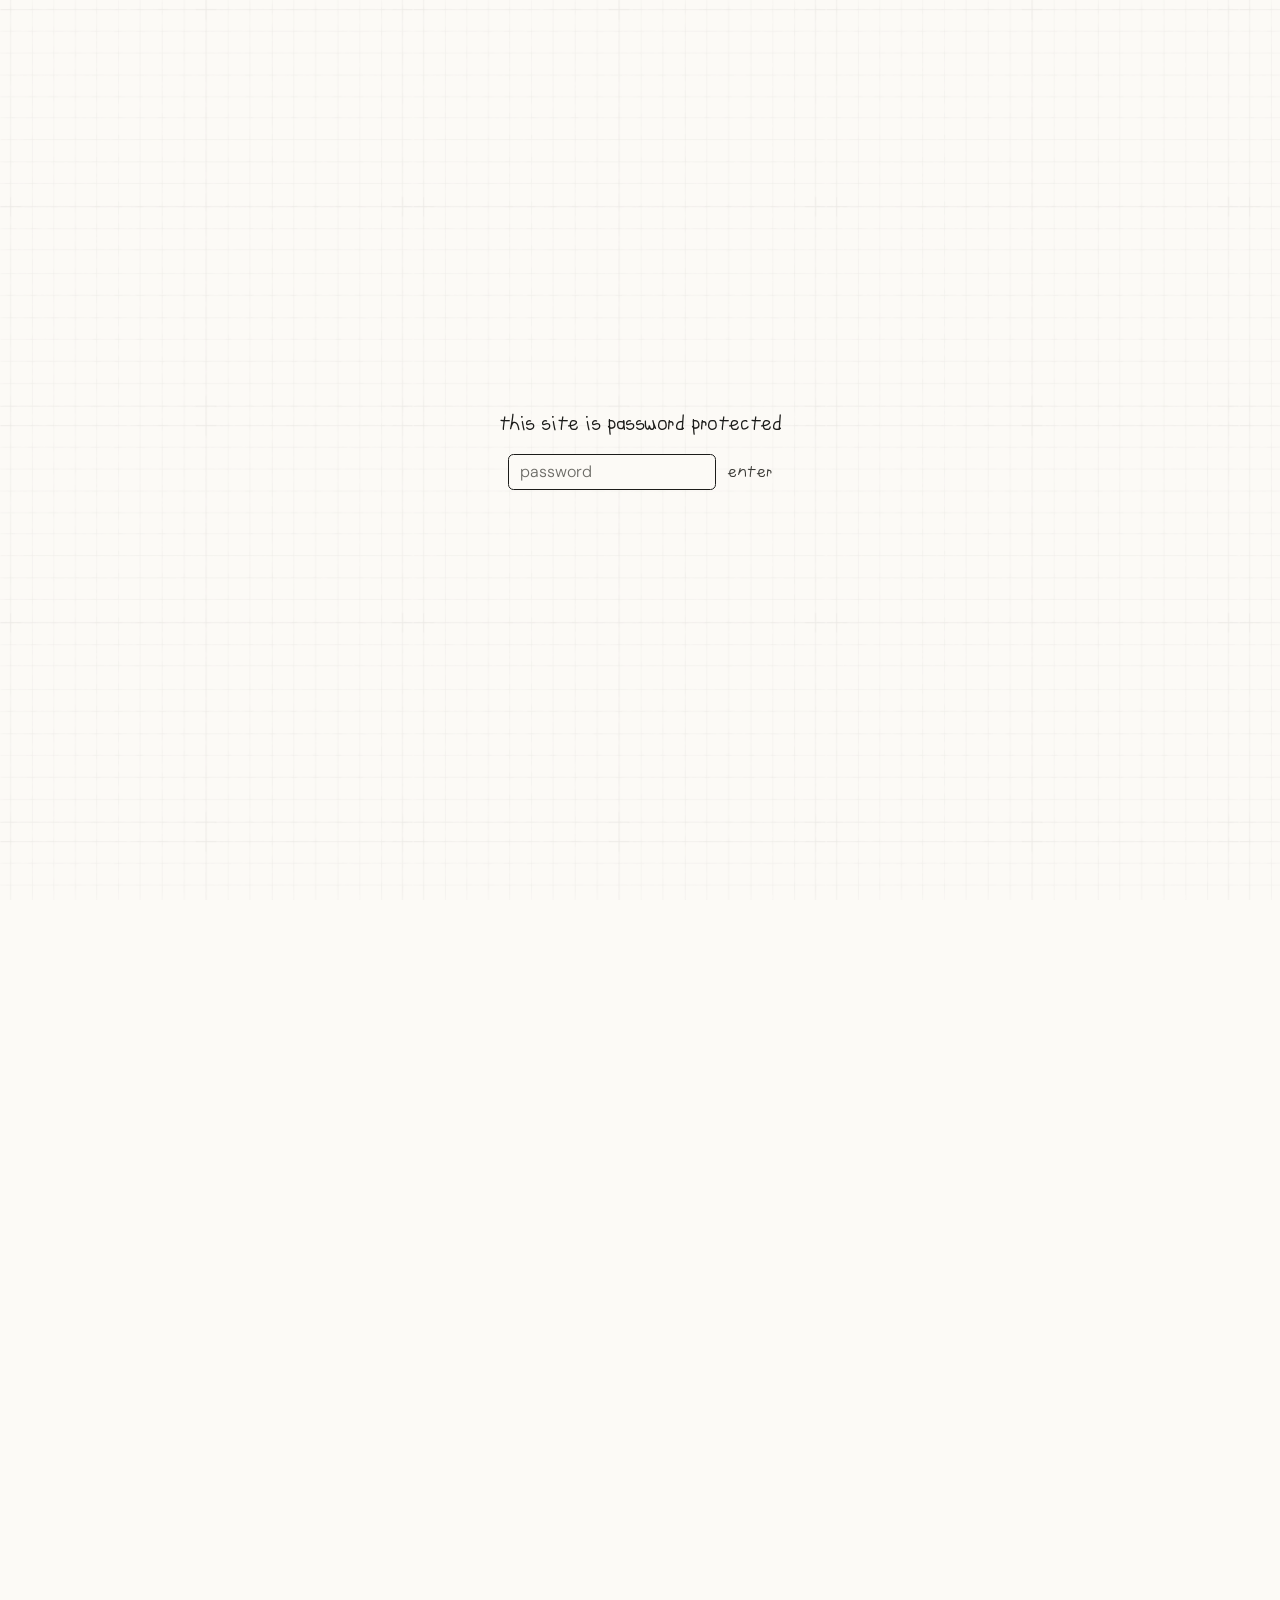
<file: index.html>
<!DOCTYPE html>
<html lang="en">
  <head>
    <meta charset="UTF-8" />
    <meta name="viewport" content="width=device-width, initial-scale=1.0" />
    <title>Jessica Fung — Portfolio 2026</title>
    <link rel="preconnect" href="https://fonts.googleapis.com" />
    <link rel="preconnect" href="https://fonts.gstatic.com" crossorigin />
    <link
      href="https://fonts.googleapis.com/css2?family=DM+Mono:wght@300&family=DM+Sans:ital,opsz,wght@0,9..40,300;0,9..40,500;1,9..40,300&display=swap"
      rel="stylesheet"
    />
    <link rel="stylesheet" href="styles.css?v=type85" />
    <link rel="stylesheet" href="intro.css?v=needle8" />
    <script>
      try {
        if (sessionStorage.getItem("jess-site-gate") !== "ok") {
          document.documentElement.classList.add("is-gated");
        }
      } catch (err) {
        document.documentElement.classList.add("is-gated");
      }
    </script>
    <script>
      try {
        var forceIntro = new URLSearchParams(window.location.search).has("intro");
        if (forceIntro) {
          try { sessionStorage.removeItem("jess-intro"); } catch (err) { /* ignore */ }
        }
        if (
          !window.matchMedia("(prefers-reduced-motion: reduce)").matches &&
          (forceIntro || sessionStorage.getItem("jess-intro") !== "seen") &&
          !window.location.hash
        ) {
          document.documentElement.classList.add("intro");
        }
      } catch (err) {
        /* storage blocked: just show the page */
      }
    </script>
  </head>
  <body>
    <header class="clock" aria-label="Local time in Boston">
      <span>BOSTON MA</span>
      <time id="boston-time" datetime="">9:30</time>
    </header>

    <div class="page">
      <section class="hero" aria-label="Introduction">
        <div class="hero-copy">
          <h1>hi i'm jess</h1>
          <p class="lede">
            <span class="lede-line">I enjoy designing experiences that help everyday</span>
            <span class="lede-line">moments feel a little more special.</span>
          </p>
          <p class="roles">
            Currently @Bose<br />
            Previously @Disney
          </p>
        </div>
        <button class="player" type="button" aria-pressed="false" aria-label="Play Blackbird">
          <img class="player-notes" src="assets/music-notes.gif" alt="" width="560" height="880" />
          <img class="player-record" src="assets/record-still.png" data-still="assets/record-still.png" data-motion="assets/record.gif" alt="" width="988" height="624" />
          <img class="player-case" src="assets/player-case.png" alt="" width="1298" height="1292" />
          <img class="player-needle" src="assets/needle-still.png" data-still="assets/needle-still.png" data-motion="assets/needle.gif" alt="" width="615" height="198" />
        </button>
        <audio id="player-audio" src="assets/blackbird.mp3" preload="auto" loop></audio>
      </section>

      <section class="collection" id="collection">
        <header class="section-heading">
          <h2>my collection</h2>
          <p>A few records from the archive</p>
        </header>

        <article class="record-row" data-project="bose" id="bose">
          <div class="stand">
            <img class="shelf-back" src="assets/shelf-back.png" alt="" />
            <img class="album-vinyl" src="assets/vinyl-bose.png?v=vinyl19" alt="" width="378" height="1024" />
            <button class="album" type="button" data-album="bose" data-art="assets/cover-art-bose.jpg?v=orig6">
              <img src="assets/album-bose.png?v=orig5" alt="Bose album cover: make life better with great sound" />
            </button>
            <img class="shelf-front" src="assets/shelf-front.png" alt="" />
          </div>
          <a class="project-link" href="bose.html">
            <div class="project">
              <p class="eyebrow">PRODUCT UX</p>
              <h3>Designing experiences for Bose wearables and portable speakers</h3>
              <p class="summary">Hands-free interactions, audio sharing, and sports use cases</p>
              <svg class="project-arrow" viewBox="0 0 24 24" fill="none" aria-hidden="true">
                <path
                  d="M6 18L18 6M10 6H18V14"
                  stroke="currentColor"
                  stroke-width="1.75"
                  stroke-linecap="round"
                  stroke-linejoin="round"
                />
              </svg>
            </div>
          </a>
          <div class="project-preview" data-clips="assets/bose-preview-2.mp4,assets/bose-preview-3.mp4,assets/bose-preview-1.mp4">
            <video class="preview-video" muted playsinline preload="metadata"></video>
            <div class="preview-scrim"></div>
            <nav class="preview-topics" aria-label="Bose case studies">
              <div class="preview-topics-inner">
                <a class="preview-topic" href="bose.html">hands-free interactions</a>
                <span class="preview-topic is-disabled" aria-disabled="true">audio sharing (wip...)</span>
                <span class="preview-topic is-disabled" aria-disabled="true">sports use cases (wip...)</span>
              </div>
            </nav>
          </div>
        </article>

        <article class="record-row" data-project="disney" id="disney">
          <div class="stand">
            <img class="shelf-back" src="assets/shelf-back.png" alt="" />
            <img class="album-vinyl" src="assets/vinyl-disney.png?v=vinyl19" alt="" width="378" height="1024" />
            <button class="album" type="button" data-album="disney" data-art="assets/cover-art-disney.jpg?v=orig6">
              <img src="assets/album-disney.png?v=orig5" alt="Disney album cover: project 002, The Walt Disney Company" />
            </button>
            <img class="shelf-front" src="assets/shelf-front.png" alt="" />
          </div>
          <a class="project-link" href="disney.html">
            <div class="project">
              <p class="eyebrow">DESIGN SYSTEMS</p>
              <h3>Building a scalable design system for Disney</h3>
              <p class="summary">Modular components and standards to support internal event communications</p>
              <svg class="project-arrow" viewBox="0 0 24 24" fill="none" aria-hidden="true">
                <path
                  d="M6 18L18 6M10 6H18V14"
                  stroke="currentColor"
                  stroke-width="1.75"
                  stroke-linecap="round"
                  stroke-linejoin="round"
                />
              </svg>
            </div>
          </a>
          <div class="project-preview is-clean" data-clips="assets/disney-preview.mp4?v=cut10">
            <video class="preview-video" muted playsinline loop preload="metadata"></video>
            <div class="preview-scrim"></div>
            <nav class="preview-topics" aria-label="Disney case studies">
              <div class="preview-topics-inner">
                <a class="preview-topic" href="disney.html">internal comms design system</a>
              </div>
            </nav>
          </div>
        </article>

        <article class="record-row" data-project="spotify" id="spotify">
          <div class="stand">
            <img class="shelf-back" src="assets/shelf-back.png" alt="" />
            <img class="album-vinyl" src="assets/vinyl-spotify.png?v=vinyl19" alt="" width="378" height="1024" />
            <button class="album" type="button" data-album="spotify" data-art="assets/cover-art-spotify.png?v=orig6">
              <img src="assets/album-spotify.png?v=orig5" alt="Album cover 003: location-based music exploration, Sounds of Boston" />
            </button>
            <img class="shelf-front" src="assets/shelf-front.png" alt="" />
          </div>
          <a class="project-link" href="#spotify">
            <div class="project">
              <p class="eyebrow">UX EXPLORATION</p>
              <h3>Exploring personalized music discovery for Spotify</h3>
              <p class="summary">A concept for supporting cultural immersion through music</p>
              <svg class="project-arrow" viewBox="0 0 24 24" fill="none" aria-hidden="true">
                <path
                  d="M6 18L18 6M10 6H18V14"
                  stroke="currentColor"
                  stroke-width="1.75"
                  stroke-linecap="round"
                  stroke-linejoin="round"
                />
              </svg>
            </div>
          </a>
          <div class="project-preview is-pulse" data-clips="assets/spotify-preview.mp4?v=zoom1">
            <video class="preview-video" muted playsinline loop preload="metadata"></video>
            <div class="preview-scrim"></div>
            <nav class="preview-topics" aria-label="Spotify case studies">
              <div class="preview-topics-inner">
                <span class="preview-topic is-disabled" aria-disabled="true">personalized music discovery feature (wip...)</span>
              </div>
            </nav>
          </div>
        </article>

        <article class="record-row" data-project="tide" id="tide">
          <div class="stand">
            <img class="shelf-back" src="assets/shelf-back.png" alt="" />
            <img class="album-vinyl" src="assets/vinyl-tide.png?v=vinyl19" alt="" width="378" height="1024" />
            <button class="album" type="button" data-album="tide" data-art="assets/cover-art-tide.png?v=orig6">
              <img src="assets/album-tide.png?v=orig5" alt="Album cover 004: tide and AT&amp;T national student advertising competition" />
            </button>
            <img class="shelf-front" src="assets/shelf-front.png" alt="" />
          </div>
          <a class="project-link" href="#tide">
            <div class="project">
              <p class="eyebrow">VISUAL DESIGN</p>
              <h3>Core visuals for out-of-home and experiential brand activations</h3>
              <p class="summary">Marketing plansbook for AT&amp;T and Tide</p>
              <svg class="project-arrow" viewBox="0 0 24 24" fill="none" aria-hidden="true">
                <path
                  d="M6 18L18 6M10 6H18V14"
                  stroke="currentColor"
                  stroke-width="1.75"
                  stroke-linecap="round"
                  stroke-linejoin="round"
                />
              </svg>
            </div>
          </a>
          <div class="project-preview is-clean" data-clips="assets/at&amp;t-preview-2.mp4?v=curl9,assets/tide-preview-1.mp4?v=curl9">
            <video class="preview-video" muted playsinline preload="metadata"></video>
            <div class="preview-scrim"></div>
            <nav class="preview-topics" aria-label="NSAC plansbooks">
              <div class="preview-topics-inner">
                <span class="preview-topic is-disabled" aria-disabled="true">at&amp;t "connecting changes everything" (wip...)</span>
                <span class="preview-topic is-disabled" aria-disabled="true">tide "care on cold" (wip...)</span>
              </div>
            </nav>
          </div>
        </article>
      </section>

      <section class="about" id="about">
        <h2>a bit about me</h2>
        <div class="about-grid">
          <div class="portrait-wrap">
            <img class="portrait" src="assets/portrait-jess.png?v=noname1" alt="Portrait of Jessica on crumpled paper with a paperclip" width="632" height="819" />
          </div>
          <div class="about-copy">
            <p>This space is an expression of a few things I love most: music, art, and design.</p>
            <p>
              <span class="about-line">I've organized my work into a collection of records. Each one holds a different</span>
              <span class="about-line">project from my time at Bose and Disney, along with personal explorations.</span>
            </p>
            <p>
              <span class="about-line">At the heart of my work is the belief that design should be worth feeling and</span>
              <span class="about-line">experiencing. As a designer, I want to create things that are useful, but also</span>
              <span class="about-line">add something meaningful to how people experience the world around them.</span>
            </p>
            <p>
              <span class="about-line">Outside of work, I love picking up new crafts (currently pottery), vintage</span>
              <span class="about-line">shopping, and exploring the east coast!</span>
            </p>
          </div>
        </div>
      </section>

      <footer class="site-footer">
        <img class="signature" src="assets/music-vibration.gif" alt="" width="414" height="145" />
        <p class="copyright"><span>©</span> 2026</p>
      </footer>
    </div>

    <div class="cover-viewer" hidden>
      <button class="cover-viewer-backdrop" type="button" aria-label="Close album cover"></button>
      <figure class="cover-viewer-piece">
        <img alt="" />
        <figcaption class="cover-viewer-blurb" hidden></figcaption>
      </figure>
    </div>

    <script src="app.js?v=preview39"></script>
    <script src="intro.js?v=needle8"></script>
  </body>
</html>
</file>
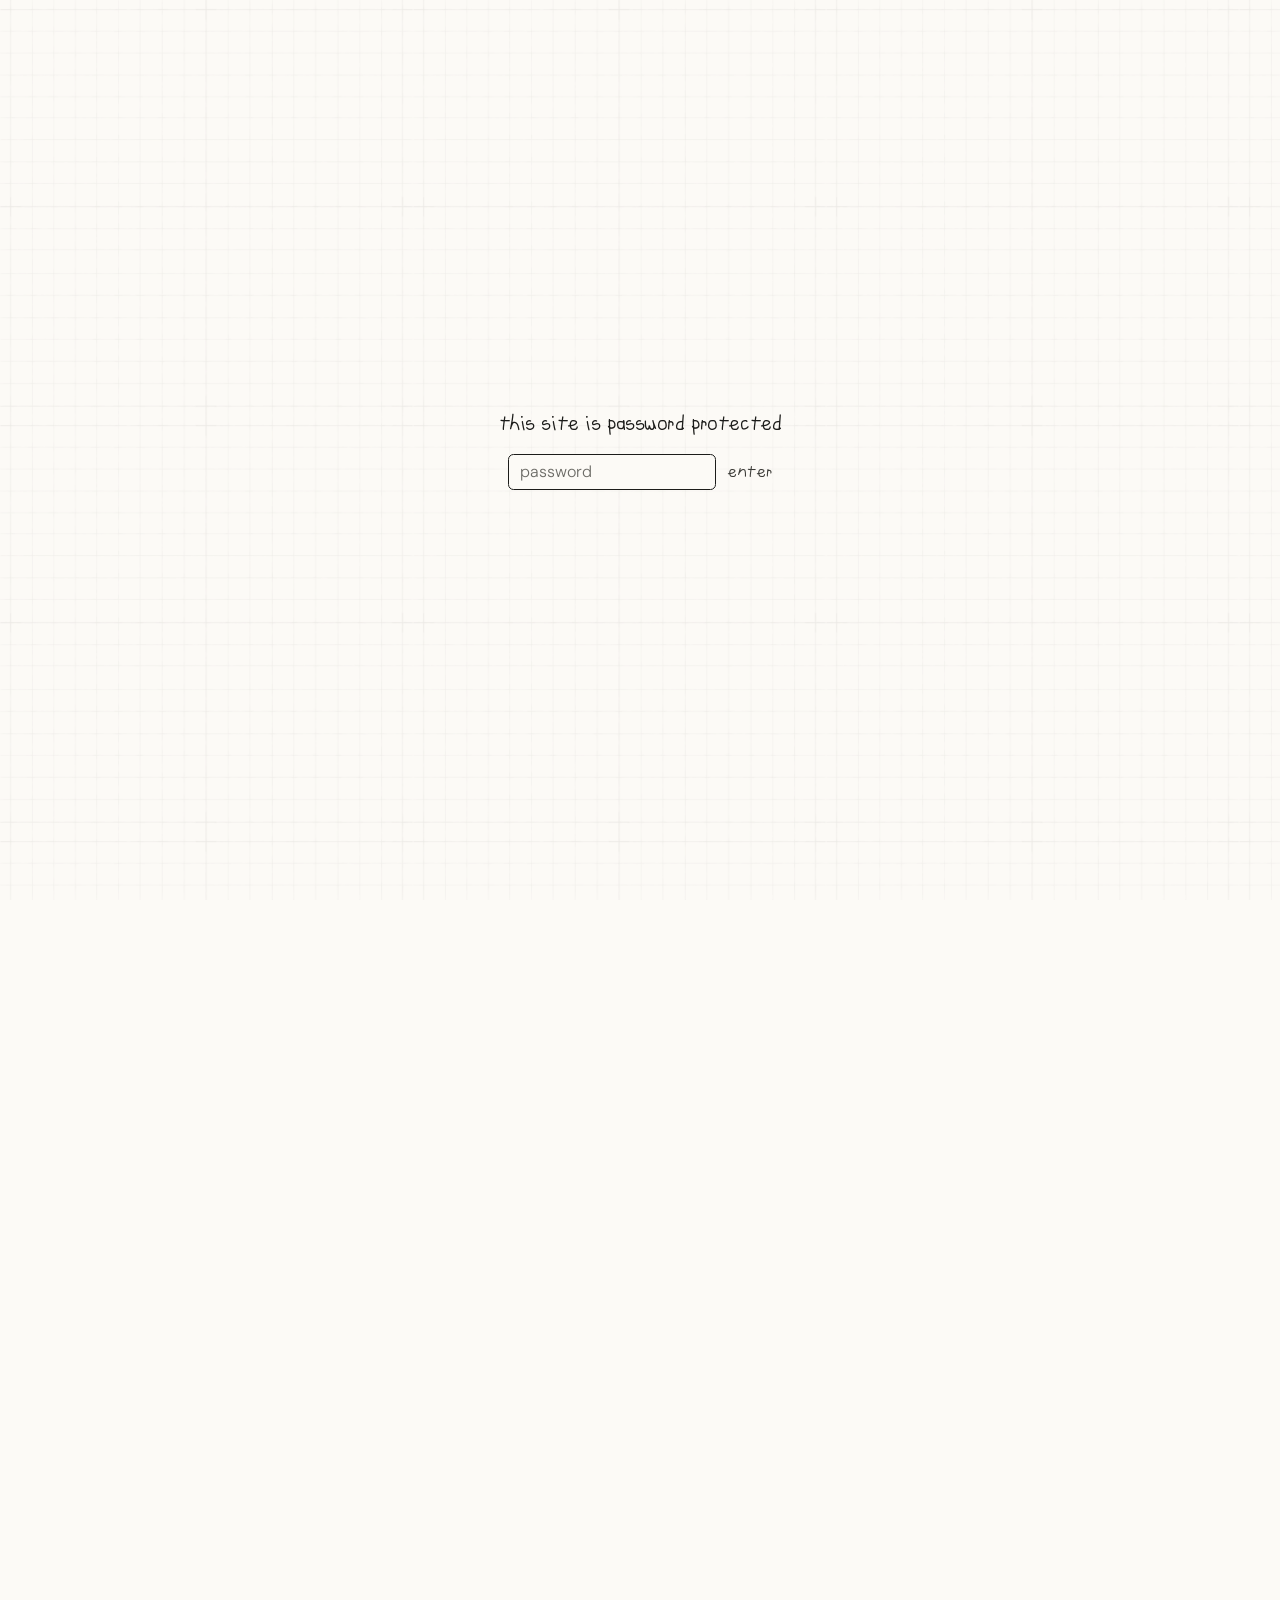
<file: bose.html>
<!DOCTYPE html>
<html lang="en">
  <head>
    <meta charset="UTF-8" />
    <meta name="viewport" content="width=device-width, initial-scale=1.0" />
    <title>hands-free call interaction — Jessica Fung</title>
    <link rel="preconnect" href="https://fonts.googleapis.com" />
    <link rel="preconnect" href="https://fonts.gstatic.com" crossorigin />
    <link
      href="https://fonts.googleapis.com/css2?family=DM+Mono:wght@300&family=DM+Sans:ital,opsz,wght@0,9..40,300;0,9..40,500;1,9..40,300&display=swap"
      rel="stylesheet"
    />
    <link rel="stylesheet" href="styles.css?v=type85" />
    <script>
      try {
        if (sessionStorage.getItem("jess-site-gate") !== "ok") {
          document.documentElement.classList.add("is-gated");
        }
      } catch (err) {
        document.documentElement.classList.add("is-gated");
      }
    </script>
  </head>
  <body>
    <a class="case-home" href="index.html">&lt;- return home</a>
    <header class="clock" aria-label="Local time in Boston">
      <span>BOSTON MA</span>
      <time id="boston-time" datetime="">9:30</time>
    </header>

    <div class="page">
      <article class="case">
        <div class="case-hero">
          <header class="case-heading">
            <h1>hands-free call interaction</h1>
            <p class="case-kicker">A natural way to respond when your hands are busy</p>
          </header>

          <div class="case-intro">
            <p>
              I worked alongside another Product UX designer on a hands-free call experience for Bose wearables. We
              collaborated closely with engineering to define the interaction and with user research to test and improve
              its performance.
            </p>
            <img class="case-ill case-ill-phone" src="assets/bose-phonecall.gif" alt="" width="290" height="336" />
          </div>
        </div>

        <hr class="case-rule" />

        <section class="case-section">
          <h2>impact overview</h2>
          <div class="impact">
            <div class="impact-item">
              <p class="impact-stat">4 products</p>
              <p class="impact-note">Implementation across wearables</p>
            </div>
            <hr class="impact-rule" />
            <div class="impact-item">
              <p class="impact-stat">&gt;95% system success rate</p>
              <p class="impact-note">Measured alongside other performance metrics</p>
            </div>
            <hr class="impact-rule" />
            <div class="impact-item">
              <p class="impact-stat">patent review</p>
              <p class="impact-note">Interaction considered for patent protection</p>
            </div>
          </div>
        </section>

        <hr class="case-rule" />

        <section class="case-section">
          <h2>the opportunity</h2>
          <div class="case-copy">
            <p>
              Wearables are used across different activities and environments, including times when your hands are
              occupied. Reaching for your phone or headphones while cooking or working out, for example, isn’t always
              convenient.
            </p>
            <p>
              We explored how a hands-free interaction could give people another way to respond to incoming calls
              without interrupting what they're doing.
            </p>
            <p>
              Unlike pressing a button, a hands-free system has to distinguish intentional interaction from natural
              movement. This shaped how we defined the interaction requirements.
            </p>
          </div>
          <img class="case-ill case-ill-hands" src="assets/bose-handsfree.gif" alt="" width="368" height="360" />
        </section>

        <hr class="case-rule" />

        <section class="case-section">
          <h2>early explorations</h2>
          <div class="case-copy">
            <p>
              We started with a competitive analysis of existing hands-free interactions on wearables. We tested these
              experiences while walking, running and jumping to see how they performed with movement. We also looked at
              online feedback to see how comfortable people felt using them.
            </p>
            <p>
              This helped us define what the interaction needed to do: respond easily when intended without being so
              sensitive that everyday movement could trigger it accidentally.
            </p>
          </div>
          <p class="case-prompt">how can we be responsive without being overly sensitive?</p>
          <img class="case-ill case-ill-head" src="assets/bose-headphone.gif" alt="" width="420" height="420" />
        </section>

        <hr class="case-rule" />

        <section class="case-section">
          <h2>designing the interaction</h2>
          <div class="case-copy">
            <p>We mapped the happy path from the moment a call comes in through the product's system response.</p>
            <p class="case-prompt">incoming call → option to respond → user action → system response</p>
            <p>
              From there, we designed two interaction approaches with different levels of guardrails against accidental
              activation. We hypothesized that a stronger guardrail would reduce accidental activations but could also
              make the interaction harder to perform.
            </p>
            <p>
              We worked with engineering to turn each approach into system requirements we could prototype. This gave us
              two distinct prototypes to test and compare.
            </p>
            <p class="case-note">Note: Specific interaction behaviors and requirements have been omitted for confidentiality</p>
          </div>
        </section>

        <hr class="case-rule" />

        <section class="case-section">
          <h2>user research</h2>
          <div class="case-copy">
            <p>
              We partnered with user research to A/B test the two prototypes with 20 participants. We tested across
              different movements to compare performance and how people felt using each approach.
            </p>
            <p>
              The stronger guardrail performed better overall, with fewer accidental activations. This supported our
              initial hypothesis and gave us a direction to move forward with.
            </p>
          </div>
          <h3>our learnings</h3>
          <div class="impact">
            <div class="impact-item">
              <p class="impact-stat">fewer accidental activations</p>
              <p class="impact-note">The stronger guardrail worked as intended</p>
            </div>
            <hr class="impact-rule" />
            <div class="impact-item">
              <p class="impact-stat">harder to trigger</p>
              <p class="impact-note">The system sensitivity needed further tuning</p>
            </div>
            <hr class="impact-rule" />
            <div class="impact-item">
              <p class="impact-stat">unclear system response</p>
              <p class="impact-note">People didn’t always know when their input was recognized</p>
            </div>
          </div>
          <img class="case-ill case-ill-research" src="assets/bose-research.gif" alt="" width="375" height="600" />
        </section>

        <hr class="case-rule" />

        <section class="case-section">
          <h2>iterating on the experience</h2>
          <div class="case-copy">
            <p>Based on these findings, we continued refining the selected approach.</p>
            <p>
              We worked with engineering to tune the system sensitivity, making intentional interactions easier to
              trigger without increasing accidental activations. We also introduced audio feedback to make the system's
              response clearer and worked with the app team on education so people could learn and practice the
              interaction.
            </p>
            <p>We brought the updated prototype back into testing to validate these changes.</p>
          </div>
          <img class="case-ill case-ill-scale" src="assets/bose-scale.gif" alt="" width="465" height="240" />
        </section>

        <hr class="case-rule" />

        <section class="case-section">
          <h2>the outcome</h2>
          <div class="case-copy">
            <p>
              The refined interaction reached a &gt;95% system success rate in testing. With these improvements, the team
              had confidence to move toward implementation across four Bose wearables, with aspects of the interaction
              also considered for patent protection.
            </p>
          </div>
        </section>
      </article>

      <footer class="site-footer">
        <img class="signature" src="assets/music-vibration.gif" alt="" width="414" height="145" />
        <a class="back-to-top" href="#top">return to top</a>
      </footer>
    </div>

    <script src="app.js?v=preview39"></script>
  </body>
</html>
</file>
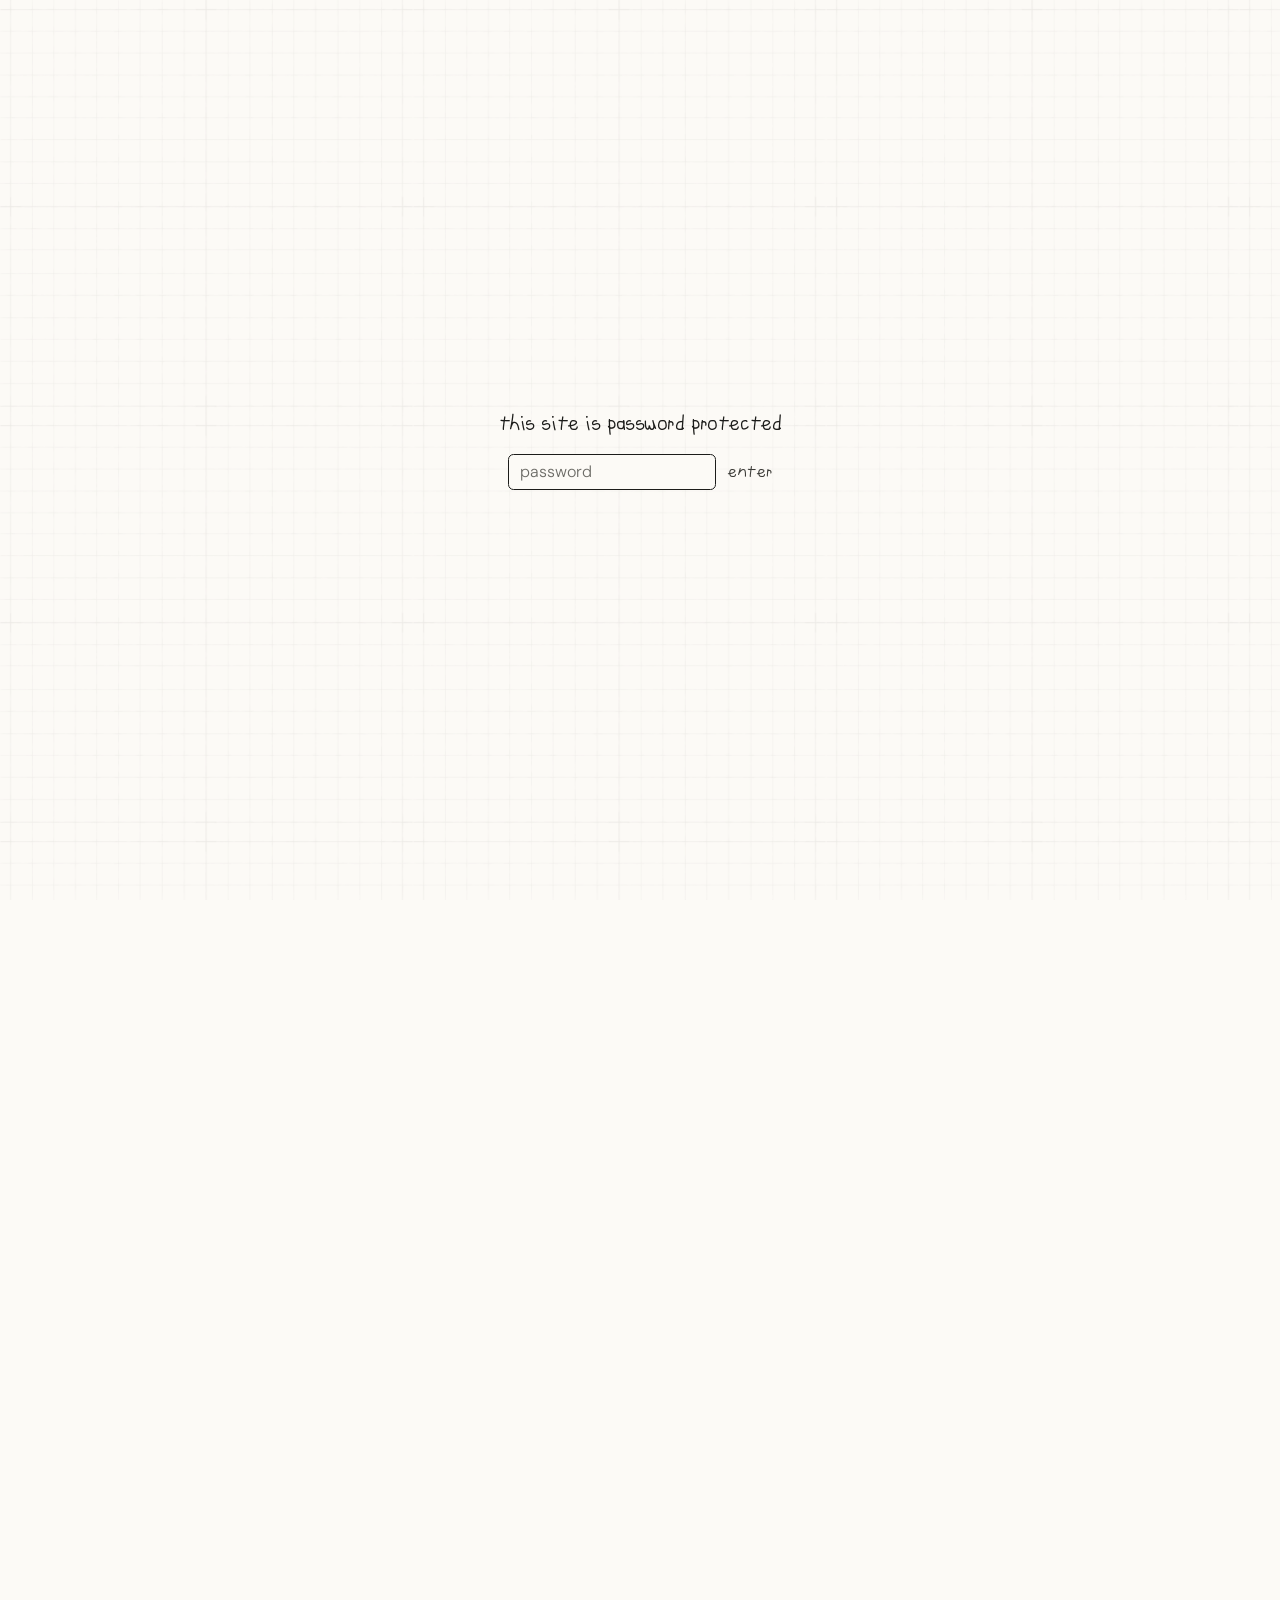
<file: disney.html>
<!DOCTYPE html>
<html lang="en">
  <head>
    <meta charset="UTF-8" />
    <meta name="viewport" content="width=device-width, initial-scale=1.0" />
    <title>internal comms design system — Jessica Fung</title>
    <link rel="preconnect" href="https://fonts.googleapis.com" />
    <link rel="preconnect" href="https://fonts.gstatic.com" crossorigin />
    <link
      href="https://fonts.googleapis.com/css2?family=DM+Mono:wght@300&family=DM+Sans:ital,opsz,wght@0,9..40,300;0,9..40,500;1,9..40,300&display=swap"
      rel="stylesheet"
    />
    <link rel="stylesheet" href="styles.css?v=type85" />
    <script>
      try {
        if (sessionStorage.getItem("jess-site-gate") !== "ok") {
          document.documentElement.classList.add("is-gated");
        }
      } catch (err) {
        document.documentElement.classList.add("is-gated");
      }
    </script>
  </head>
  <body>
    <a class="case-home" href="index.html">&lt;- return home</a>
    <header class="clock" aria-label="Local time in Boston">
      <span>BOSTON MA</span>
      <time id="boston-time" datetime="">9:30</time>
    </header>

    <div class="page">
      <article class="case">
        <div class="case-hero">
          <header class="case-heading">
            <h1>internal comms design system</h1>
            <p class="case-kicker">Building a more scalable way to design and deliver internal communications</p>
          </header>

          <div class="case-intro">
            <p>
              I developed a design system for Disney’s internal event communications using reusable components and
              layouts that adapt to different content and branding. I worked closely with production to align the
              component structure between design and implementation.
            </p>
          </div>
        </div>

        <hr class="case-rule" />

        <section class="case-section">
          <h2>impact overview</h2>
          <div class="impact">
            <div class="impact-item">
              <p class="impact-stat">17 components</p>
              <p class="impact-note">Built for common communication needs</p>
            </div>
            <hr class="impact-rule" />
            <div class="impact-item">
              <p class="impact-stat">800+ annual emails</p>
              <p class="impact-note">Scale the system is designed to support</p>
            </div>
            <hr class="impact-rule" />
            <div class="impact-item">
              <p class="impact-stat">~40% faster</p>
              <p class="impact-note">Estimated reduction in build and review time</p>
            </div>
          </div>
        </section>

        <hr class="case-rule" />

        <section class="case-section">
          <h2>the opportunity</h2>
          <div class="case-copy">
            <p>
              Disney Corporate Creative Resources (DCCR) supports internal events across the company, including
              leadership meetings and global employee programs. Each event can require multiple digital touchpoints,
              such as invitations, registration, reminders, and follow-up communications.
            </p>
            <p>
              As the volume and complexity of events grew, similar designs were being recreated. Even small changes
              could require another round of design, production, and review.
            </p>
            <p>
              I saw an opportunity to reduce repeated work by creating a consistent foundation for these communications.
            </p>
          </div>
          <figure class="disney-figure disney-brands-fit" aria-label="Brand applications across Disney teams">
            <div class="disney-stage disney-brands-stage">
              <p class="disney-brand-label disney-brand-cfo">CFO Town Hall</p>
              <p class="disney-brand-label disney-brand-finance">Finance Leadership</p>
              <p class="disney-brand-label disney-brand-security">Global Security</p>
              <p class="disney-brand-label disney-brand-cyber">Cybersecurity</p>
              <p class="disney-brand-label disney-brand-learning">Learning &amp;<br />Talent Solutions</p>
              <p class="disney-brand-label disney-brand-shareholders">Shareholders Meeting</p>
              <p class="disney-brand-label disney-brand-risk">Risk Management</p>
              <p class="disney-brand-label disney-brand-excess">Corporate Excess</p>
              <p class="disney-brand-label disney-brand-legaluni">Legal University</p>
              <p class="disney-brand-label disney-brand-belonging">Global Belonging</p>
              <img class="disney-brand-img disney-brand-twdc" src="assets/disney-header-twdc.png" alt="The Walt Disney Company" width="720" height="156" />
              <img class="disney-brand-img disney-brand-finimg" src="assets/disney-header-finance.png" alt="Disney Finance" width="720" height="156" />
              <img class="disney-brand-img disney-brand-legalimg" src="assets/disney-header-legal.png" alt="Disney Legal and Global Affairs" width="720" height="156" />
              <img class="disney-brand-img disney-brand-commsimg" src="assets/disney-header-comms.png" alt="Disney Communications" width="720" height="156" />
              <img class="disney-brand-img disney-brand-hrimg" src="assets/disney-header-hr.png" alt="Disney Human Resources" width="720" height="156" />
              <svg class="disney-overlay" viewBox="0 0 563 276" fill="none" aria-hidden="true">
                <g transform="translate(100,23)"><path d="M43.5 14.5C34.45 4.04 18.93 -1.2 0.5 0.98" stroke="#1C1C1A" stroke-linecap="round" stroke-dasharray="6 6" /></g>
                <g transform="translate(100,80)"><path d="M43.5 11.5C32.26 1.83 15.65 -1.68 0.5 1.83" stroke="#1C1C1A" stroke-linecap="round" stroke-dasharray="6 6" /></g>
                <g transform="translate(115,131)"><path d="M28.5 0.5C22.61 3.49 12.5 4.98 0.5 4.36" stroke="#1C1C1A" stroke-linecap="round" stroke-dasharray="6 6" /></g>
                <g transform="translate(89,153)"><path d="M54.5 0.5C44.93 7.3 22.1 11.41 0.5 6.02" stroke="#1C1C1A" stroke-linecap="round" stroke-dasharray="6 6" /></g>
                <g transform="translate(108,253)"><path d="M35.5 0.5C29.75 5.74 12 7.49 0.5 2.68" stroke="#1C1C1A" stroke-linecap="round" stroke-dasharray="6 6" /></g>
                <g transform="translate(408,23)"><path d="M0.5 8.5C9.14 2.09 23.23 -1.88 40.5 2.09" stroke="#1C1C1A" stroke-linecap="round" stroke-dasharray="6 6" /></g>
                <g transform="translate(408,82)"><path d="M0.5 9.5C9.39 1.11 23.99 -0.63 40.5 1.11" stroke="#1C1C1A" stroke-linecap="round" stroke-dasharray="6 6" /></g>
                <g transform="translate(408,130)"><path d="M0.5 2.6C10.28 5.84 26.28 4.8 32.5 0.5" stroke="#1C1C1A" stroke-linecap="round" stroke-dasharray="6 6" /></g>
                <g transform="translate(408,150)"><path d="M0.5 2.87C23.88 10.63 56.08 7.81 69.5 0.5" stroke="#1C1C1A" stroke-linecap="round" stroke-dasharray="6 6" /></g>
                <g transform="translate(408,253)"><path d="M0.5 0.5C5.81 4.19 23.39 7.88 35.5 3.54" stroke="#1C1C1A" stroke-linecap="round" stroke-dasharray="6 6" /></g>
              </svg>
            </div>
          </figure>
        </section>

        <hr class="case-rule" />

        <section class="case-section">
          <h2>understanding the patterns</h2>
          <div class="case-copy">
            <p>
              I started by reviewing existing registration experiences to understand where repeated design work was
              happening.
            </p>
            <p>
              I mapped recurring components and compared how they varied based on event requirements. I consulted the
              communications and development teams to understand which variations were necessary.
            </p>
            <p>This helped distinguish what could be standardized from what needed to remain flexible.</p>
          </div>
        </section>

        <hr class="case-rule" />

        <section class="case-section">
          <h2>building the system</h2>
          <div class="case-copy">
            <p>I used these findings to create a modular Figma template.</p>
            <p>
              Research into atomic design helped define how components could combine into modules, sections, and
              templates. I also reviewed industry design systems to understand how similar libraries were structured.
            </p>
            <p>I structured our system into four levels:</p>
            <p class="case-prompt">template -&gt; section -&gt; module -&gt; component</p>
            <p>
              For example, Date and Time components combine into a Date &amp; Time module within an Event Details
              section.
            </p>
            <p>
              I standardized layout, spacing, typography, and behavior, then used properties and modes to manage
              variations within each component.
            </p>
          </div>
          <figure class="disney-figure disney-atomic-fit" aria-label="Atomic design of the confirmation template">
            <div class="disney-stage disney-atomic-stage">
              <p class="disney-atomic-label disney-atomic-l-template">Template: Confirmation</p>
              <img class="disney-atomic-template" src="assets/disney-template.png" alt="Confirmation email template" width="389" height="876" />
              <div class="disney-atomic-outline" aria-hidden="true"></div>
              <p class="disney-atomic-label disney-atomic-l-event">Section: Event Details<br />(Organism)</p>
              <img class="disney-atomic-event" src="assets/disney-part-event.png" alt="Event details module" width="603" height="284" />
              <p class="disney-atomic-label disney-atomic-l-module">Module: Date &amp; Time<br />(Molecule)</p>
              <img class="disney-atomic-module" src="assets/disney-part-datetime.png" alt="Date and time module" width="603" height="161" />
              <p class="disney-atomic-label disney-atomic-l-date">Component: Date<br />(Atom)</p>
              <img class="disney-atomic-date" src="assets/disney-part-date.png" alt="Date component" width="603" height="122" />
              <p class="disney-atomic-label disney-atomic-l-time">Component: Time<br />(Atom)</p>
              <img class="disney-atomic-time" src="assets/disney-part-time.png" alt="Time component" width="603" height="98" />
              <p class="disney-atomic-label disney-atomic-l-viewing">Component: Viewing Option In-person<br />(Atom)</p>
              <img class="disney-atomic-viewing" src="assets/disney-part-viewing.png" alt="In-person viewing option component" width="603" height="150" />
              <svg class="disney-overlay" viewBox="0 0 900 313" fill="none" aria-hidden="true">
                <path d="M143.5 133.5 H163.5" stroke="#1C1C1A" stroke-linecap="round" stroke-dasharray="6 6" />
                <path d="M386 134 H406" stroke="#1C1C1A" stroke-linecap="round" stroke-dasharray="6 6" />
                <path d="M406.5 111.5 H426.5" stroke="#1C1C1A" stroke-linecap="round" stroke-dasharray="6 6" />
                <path d="M406 112 V262" stroke="#1C1C1A" stroke-linecap="round" stroke-dasharray="6 6" />
                <path d="M406 262.5 H689" stroke="#1C1C1A" stroke-linecap="round" stroke-dasharray="6 6" />
                <path d="M649.5 111.5 H669.5" stroke="#1C1C1A" stroke-linecap="round" stroke-dasharray="6 6" />
                <path d="M669 69 V154" stroke="#1C1C1A" stroke-linecap="round" stroke-dasharray="6 6" />
                <path d="M669 69 H689" stroke="#1C1C1A" stroke-linecap="round" stroke-dasharray="6 6" />
                <path d="M669 154 H689" stroke="#1C1C1A" stroke-linecap="round" stroke-dasharray="6 6" />
              </svg>
            </div>
          </figure>
        </section>

        <hr class="case-rule" />

        <section class="case-section">
          <h2>aligning with production</h2>
          <div class="case-copy">
            <p>The Figma components also needed to match how they were built in production.</p>
            <p>
              I worked with production to align each Figma component with its coded version in Litmus. We established
              consistent naming and matched the structure, variants, and behavior across both platforms.
            </p>
            <p>
              This created a one-to-one mapping between Figma and Litmus, reducing translation between design and
              production.
            </p>
          </div>
          <div class="disney-figure case-map-fit" aria-label="Figma to Litmus component mapping">
            <div class="disney-stage case-map-stage">
              <img class="case-map-figma" src="assets/disney-logo-figma.png" alt="Figma" width="456" height="152" />
              <svg class="case-map-curve case-map-curve-l" viewBox="0 0 63 28" preserveAspectRatio="none" fill="none" aria-hidden="true">
                <path d="M62.5 27.3C53.5 3.52 22.5 -4.7 0.5 3.52" stroke="#1C1C1A" stroke-linecap="round" stroke-dasharray="6 6" />
              </svg>
              <ul class="case-map-names">
                <li>EDS_Event_DateTime</li>
                <li>EDS_Event_Date</li>
                <li>EDS_Button_RSVP</li>
                <li>EDS_Button_Replay</li>
                <li>EDS_Headline_WithText</li>
                <li>EDS_Timezone_DateWithDayOffset</li>
                <li>EDS_Headshots_SubHeadline_Center</li>
                <li>EDS_Headshots_SubHeadline_Left</li>
                <li>EDS_Footer_Invitation</li>
                <li>and more+</li>
              </ul>
              <svg class="case-map-curve case-map-curve-r" viewBox="0 0 63 28" preserveAspectRatio="none" fill="none" aria-hidden="true">
                <path d="M0.5 27.3C9.5 3.52 40.5 -4.7 62.5 3.52" stroke="#1C1C1A" stroke-linecap="round" stroke-dasharray="6 6" />
              </svg>
              <img class="case-map-litmus" src="assets/disney-logo-litmus.png" alt="Litmus" width="1000" height="339" />
            </div>
          </div>
        </section>

        <hr class="case-rule" />

        <section class="case-section">
          <h2>documenting the system</h2>
          <div class="case-copy">
            <p>
              I documented the system in a live prototype that design and production could use as a shared reference.
            </p>
            <p>
              Each component includes guidance on when to use it, how to adjust its properties and modes, and examples
              from previous communications.
            </p>
          </div>
          <figure class="disney-figure disney-docs-fit">
            <div class="disney-stage disney-docs-stage">
              <div class="disney-docs-stack">
                <article class="disney-doc-card"><img src="assets/disney-doc-viewing.png" alt="Viewing Options documentation" width="1060" height="704" /></article>
                <article class="disney-doc-card"><img src="assets/disney-doc-datetime.png" alt="Date and Time documentation" width="1060" height="704" /></article>
                <article class="disney-doc-card"><img src="assets/disney-doc-headlines.png" alt="Headlines documentation" width="1060" height="704" /></article>
              </div>
              <div class="disney-docs-stack">
                <article class="disney-doc-card"><img src="assets/disney-doc-footers.png" alt="Footers documentation" width="1060" height="704" /></article>
                <article class="disney-doc-card"><img src="assets/disney-doc-timezones.png" alt="Timezones documentation" width="1060" height="704" /></article>
                <article class="disney-doc-card"><img src="assets/disney-doc-speakers.png" alt="Speakers documentation" width="1060" height="704" /></article>
              </div>
            </div>
          </figure>
        </section>

        <hr class="case-rule" />

        <section class="case-section">
          <h2>the outcome</h2>
          <div class="case-copy">
            <p>
              The team deploys more than 800 emails each year, with most future builds expected to use the system. By
              starting with existing components and reducing revisions between design and production, build and review
              time is estimated to decrease by approximately 40%.
            </p>
          </div>
        </section>

        <hr class="case-rule" />

        <section class="case-section">
          <h2>next steps</h2>
          <div class="case-copy">
            <p>
              The next phase will bring the system to Disney’s internal web platform, with components adapted to work
              across responsive layouts.
            </p>
          </div>
        </section>
      </article>

      <footer class="site-footer">
        <img class="signature" src="assets/music-vibration.gif" alt="" width="414" height="145" />
        <a class="back-to-top" href="#top">return to top</a>
      </footer>
    </div>

    <script src="app.js?v=preview39"></script>
  </body>
</html>
</file>
<file: styles.css>
:root {
  --bg: #fcfaf6;
  --ink: #1c1c1a;
  --body: #3c3b37;
  --muted: #6b6a65;
  --chip: #c2c1be;
  --page: min(94.5rem, 100%);
  --media-scale: 0.839;
  --stand-w: calc(22.125rem * var(--media-scale));
  --album-w: calc(18.25rem * var(--media-scale));
  --album-h: calc(18.46063rem * var(--media-scale));
  --album-left: calc(1.9375rem * var(--media-scale));
  --vinyl-scale: 0.92;
  --vinyl-top: calc((1.0625rem + 16.875rem * (1 - var(--vinyl-scale)) / 2) * var(--media-scale));
  --vinyl-h: calc(16.875rem * var(--media-scale) * var(--vinyl-scale));
  --vinyl-w: calc(6.23rem * var(--media-scale) * var(--vinyl-scale));
  --vinyl-shift: calc(-7.875rem * var(--media-scale));
  --shelf-front-h: calc(4.25rem * var(--media-scale));
  --shelf-back-w: calc(19.875rem * var(--media-scale));
  --shelf-back-left: calc(1.125rem * var(--media-scale));
  --preview-w: calc(39.8rem * var(--media-scale));
  --media-col: var(--stand-w);
  --copy-col: 40rem;
  --split-gap: 4.25rem;
  --content: calc(var(--media-col) + var(--split-gap) + var(--copy-col));
  --page-pad-x: clamp(3rem, 5.35vw, 5rem);
  --stack-gap: 3rem;
  --stack-gap-copy: 2rem;
  --space-1: 0.5rem;
  --space-2: 0.75rem;
  --space-3: 1rem;
  --space-4: 1.5rem;
  --font-caption: 12.5px;
  --font-sm: 14.3px;
  --font-lg: 16.1px;
  --font-body: 17.9px;
  --font-title: 21.4px;
  --font-lead: 25px;
  --font-display: 33.8px;
  --tracking: -0.02em;
  --grid: url("assets/single-grid.png?v=cream2");
}

@font-face {
  font-family: "jessicafont";
  src: url("assets/fonts/jessicafont-Regular.ttf") format("truetype");
  font-weight: 400;
  font-style: normal;
  font-display: swap;
}

@font-face {
  font-family: "jessicafont";
  src: url("assets/fonts/jessicafont-Medium.ttf") format("truetype");
  font-weight: 500;
  font-style: normal;
  font-display: swap;
}

*,
*::before,
*::after {
  box-sizing: border-box;
}

html {
  font-size: 91.3%;
  scroll-behavior: smooth;
  background: var(--bg);
  overflow-x: clip;
  -webkit-text-size-adjust: 100%;
  text-size-adjust: 100%;
}

body {
  margin: 0;
  color: var(--ink);
  background: var(--bg);
  font-family: "DM Sans", sans-serif;
  font-size: var(--font-body);
  font-weight: 300;
  font-optical-sizing: auto;
  line-height: 1.4;
  overflow-x: clip;
}

@media (prefers-reduced-motion: no-preference) {
  body {
    animation: page-in 0.5s cubic-bezier(0.16, 1, 0.3, 1);
  }

  body.is-leaving {
    animation: none;
    opacity: 0;
    transition: opacity 0.35s cubic-bezier(0.16, 1, 0.3, 1);
  }
}

@keyframes page-in {
  from {
    opacity: 0;
  }

  to {
    opacity: 1;
  }
}

body::before {
  content: "";
  position: fixed;
  inset: 0;
  background-image: var(--grid);
  background-repeat: repeat;
  background-position: top left;
  background-size: 413px 416px;
  pointer-events: none;
  z-index: 0;
}


img {
  display: block;
  max-width: 100%;
}

button {
  font: inherit;
  color: inherit;
  background: none;
  border: 0;
  padding: 0;
  cursor: pointer;
}

a {
  cursor: pointer;
}

.page {
  position: relative;
  z-index: 1;
  display: flex;
  flex-direction: column;
  align-items: center;
  width: var(--page);
  margin: 0 auto;
  padding: 5.5rem var(--page-pad-x) 1rem;
}

.hero,
.collection,
.about,
.site-footer {
  width: min(100%, var(--content));
}

.album-link,
.project-link {
  color: inherit;
  text-decoration: none;
}

.album-link {
  display: block;
  width: var(--stand-w);
}

.project-link {
  display: block;
  width: max-content;
  min-width: min(36.875rem, 100%);
  max-width: 100%;
  justify-self: start;
}

.project-preview {
  --preview-overlap: calc(1.25rem * var(--media-scale));
  --preview-gap: calc(0.75rem * var(--media-scale));
  --preview-shift: -3rem;
  position: absolute;
  left: calc(var(--media-col) + var(--split-gap) + var(--preview-gap));
  top: calc(var(--vinyl-top) + var(--vinyl-h) / 2);
  width: calc(var(--preview-w) + var(--preview-overlap));
  aspect-ratio: 16 / 9;
  border: 1px solid var(--chip);
  border-radius: 0.625rem;
  overflow: hidden;
  opacity: 0;
  visibility: hidden;
  pointer-events: none;
  z-index: 3;
  background: #111;
  transform: translate(var(--preview-shift), -50%);
  transition:
    opacity 0.9s cubic-bezier(0.16, 1, 0.3, 1),
    transform 0.9s cubic-bezier(0.16, 1, 0.3, 1),
    visibility 0.9s;
  transition-delay: 0s;
}

.record-row:has(.project-preview):has(.project-link:hover) .project-preview,
.record-row:has(.project-preview):has(.project-preview:hover) .project-preview,
.record-row:has(.project-preview):has(.project-link:focus-within) .project-preview,
.record-row:has(.project-preview).is-previewing .project-preview {
  --preview-shift: 0rem;
  opacity: 1;
  visibility: visible;
  pointer-events: auto;
  transition-delay: 0.45s;
}

.record-row:has(.project-preview) .project-link {
  position: relative;
  z-index: 2;
  transition:
    visibility 0.9s;
  transition-delay: 0s;
}

.record-row:has(.project-preview):has(.project-link:hover) .project-link,
.record-row:has(.project-preview):has(.project-preview:hover) .project-link,
.record-row:has(.project-preview):has(.project-link:focus-within) .project-link,
.record-row:has(.project-preview).is-previewing .project-link {
  pointer-events: none;
}

.record-row:has(.project-preview):has(.project-link:hover) .eyebrow,
.record-row:has(.project-preview):has(.project-preview:hover) .eyebrow,
.record-row:has(.project-preview):has(.project-link:focus-within) .eyebrow,
.record-row:has(.project-preview).is-previewing .eyebrow,
.record-row:has(.project-preview):has(.project-link:hover) h3,
.record-row:has(.project-preview):has(.project-preview:hover) h3,
.record-row:has(.project-preview):has(.project-link:focus-within) h3,
.record-row:has(.project-preview).is-previewing h3,
.record-row:has(.project-preview):has(.project-link:hover) .summary,
.record-row:has(.project-preview):has(.project-preview:hover) .summary,
.record-row:has(.project-preview):has(.project-link:focus-within) .summary,
.record-row:has(.project-preview).is-previewing .summary,
.record-row:has(.project-preview):has(.project-link:hover) .chips,
.record-row:has(.project-preview):has(.project-preview:hover) .chips,
.record-row:has(.project-preview):has(.project-link:focus-within) .chips,
.record-row:has(.project-preview).is-previewing .chips,
.record-row:has(.project-preview):has(.project-link:hover) .project-arrow,
.record-row:has(.project-preview):has(.project-preview:hover) .project-arrow,
.record-row:has(.project-preview):has(.project-link:focus-within) .project-arrow,
.record-row:has(.project-preview).is-previewing .project-arrow {
  animation: preview-copy-ack 0.9s cubic-bezier(0.16, 1, 0.3, 1) forwards;
}

@keyframes preview-copy-ack {
  0% {
    opacity: 1;
  }

  28% {
    opacity: 0.7;
  }

  50% {
    opacity: 0.7;
  }

  100% {
    opacity: 0;
  }
}

.preview-video {
  position: absolute;
  inset: 0;
  width: 100%;
  height: 100%;
  object-fit: cover;
  object-position: center;
  opacity: 1;
  transition: opacity 0.7s cubic-bezier(0.16, 1, 0.3, 1);
}

.project-preview.is-clip-fading .preview-video {
  opacity: 0;
}

.project-preview.is-clean {
  background: rgb(252 250 246 / 0.38);
}

.project-preview.is-clean .preview-video {
  inset: 1.25rem;
  width: calc(100% - 2.5rem);
  height: calc(100% - 2.5rem);
  object-fit: contain;
  object-position: center;
  border-radius: 0.625rem;
}

.project-preview.is-pulse {
  background: #111;
}

.project-preview.is-pulse .preview-video {
  inset: 0;
  width: 100%;
  height: 100%;
  object-fit: cover;
  object-position: center;
  transform: scale(2.2);
  transform-origin: center center;
}

.preview-scrim {
  position: absolute;
  inset: 0;
  background: rgba(0, 0, 0, 0.46);
  pointer-events: none;
}

.preview-topics {
  position: absolute;
  inset: 0;
  display: flex;
  justify-content: center;
  align-items: center;
  padding: 0 3.5rem;
  z-index: 1;
  pointer-events: none;
}

.preview-topics-inner {
  display: flex;
  flex-direction: column;
  align-items: flex-start;
  gap: 0.5rem;
  pointer-events: auto;
}

.preview-topic {
  display: flex;
  gap: 0.5rem;
  align-items: stretch;
  width: max-content;
  margin: 0;
  font-family: "jessicafont", cursive;
  font-size: var(--font-body);
  font-weight: 400;
  line-height: 1.4;
  letter-spacing: 0;
  color: #fff;
  text-decoration: none;
  white-space: nowrap;
  cursor: pointer;
}

.preview-topic::before {
  content: "";
  width: 0.125rem;
  flex: 0 0 0.125rem;
  align-self: stretch;
  background: #fff;
  border-radius: 6.1875rem;
  opacity: 0;
  transition: opacity 0.15s ease;
}

.preview-topic.is-current::before,
.preview-topic:focus-visible::before {
  opacity: 1;
}

.preview-topic.is-disabled {
  opacity: 0.42;
  pointer-events: none;
}

.clock {
  position: relative;
  z-index: 2;
  display: flex;
  justify-content: center;
  align-items: center;
  flex-wrap: nowrap;
  gap: 2.5rem;
  width: 100%;
  margin: 0;
  padding: 3rem var(--page-pad-x) 0;
  white-space: nowrap;
  font-family: "DM Mono", monospace;
  font-weight: 300;
  font-size: var(--font-sm);
  letter-spacing: 0.08em;
  color: var(--muted);
  text-align: center;
}

.case-home {
  position: fixed;
  top: 0;
  left: 0;
  z-index: 8;
  padding: 3rem var(--page-pad-x) 1rem;
  font-family: "jessicafont", cursive;
  font-size: var(--font-lg);
  font-weight: 400;
  line-height: 1.2;
  color: var(--ink);
  text-decoration: none;
  background: transparent;
  white-space: nowrap;
}

.case-home:hover,
.case-home:focus-visible {
  opacity: 0.7;
}

#boston-time {
  display: inline-flex;
  align-items: center;
  height: 1.2em;
  letter-spacing: 0;
}

.clock-colon {
  display: inline-flex;
  align-items: center;
  justify-content: center;
  width: 0.62em;
}

.clock-digit {
  display: inline-block;
  position: relative;
  width: 0.74em;
  height: 1.2em;
  overflow: hidden;
}

.clock-digit-track {
  display: flex;
  flex-direction: column;
  align-items: center;
  transform: translateY(calc(var(--i, 0) * -1.2em));
}

.clock-digit-track > span {
  display: flex;
  align-items: center;
  justify-content: center;
  height: 1.2em;
  line-height: 1.2em;
}

.hero {
  display: flex;
  justify-content: space-between;
  align-items: center;
  gap: 5rem;
}

.hero-copy {
  flex: 1 1 27.5rem;
  max-width: 32.5rem;
}

.player {
  --player-scale: 0.87;
  position: relative;
  flex: 0 0 calc(20.25rem * var(--player-scale));
  width: calc(20.25rem * var(--player-scale));
  height: calc(20.1875rem * var(--player-scale));
  margin-top: 0.5rem;
  margin-left: 0;
  overflow: visible;
  cursor: pointer;
}

.player.is-playing {
  outline: none;
}

.hero h1,
.section-heading h2,
.about h2,
.case h1,
.case-section h2,
.case-section h3,
.case-prompt,
.site-gate-label {
  letter-spacing: var(--tracking);
}

.hero h1,
.section-heading h2,
.about h2 {
  margin: 0;
  font-family: "jessicafont", cursive;
  font-size: var(--font-display);
  font-weight: 400;
  line-height: 1.4;
}

.lede {
  margin: var(--space-4) 0 0;
  font-size: var(--font-body);
  line-height: 1.4;
  color: var(--body);
}

.lede-line {
  display: block;
  white-space: nowrap;
}

.roles,
.section-heading p {
  margin: var(--space-4) 0 0;
  font-size: var(--font-body);
  line-height: 1.4;
  color: var(--body);
}

.roles {
  margin-top: var(--space-3);
}

.player img {
  position: absolute;
  max-width: none;
  pointer-events: none;
  user-select: none;
}

.player-case {
  left: 0;
  top: 0;
  width: calc(20.25rem * var(--player-scale));
  height: calc(20.1875rem * var(--player-scale));
  object-fit: fill;
  z-index: 2;
}

.player-record {
  left: calc(3.5rem * var(--player-scale));
  top: calc(7.8125rem * var(--player-scale));
  width: calc(12.5rem * var(--player-scale));
  height: calc(7.875rem * var(--player-scale));
  object-fit: fill;
  z-index: 1;
}

.player-needle {
  left: calc(9.34875rem * var(--player-scale));
  top: calc(10.88562rem * var(--player-scale));
  width: calc(7.45062rem * var(--player-scale));
  height: calc(2.53313rem * var(--player-scale));
  object-fit: fill;
  transform: rotate(-1.16deg);
  transform-origin: center;
  z-index: 3;
}

.player-notes {
  left: calc(-0.875rem * var(--player-scale));
  top: calc(-1.25rem * var(--player-scale));
  width: calc(6.9275rem * var(--player-scale));
  height: calc(10.88625rem * var(--player-scale));
  object-fit: fill;
  object-position: center;
  transform: rotate(-25deg);
  transform-origin: center;
  z-index: 4;
}

.collection {
  margin-top: 6rem;
}

.section-heading p {
  margin-top: var(--space-2);
}

.record-row,
.about-grid {
  display: grid;
  grid-template-columns: var(--media-col) var(--copy-col);
  column-gap: var(--split-gap);
  justify-content: center;
  width: 100%;
}

.record-row {
  align-items: center;
}

.about-grid {
  align-items: center;
}

.record-row {
  position: relative;
  margin-top: 5rem;
  overflow: visible;
}

.stand {
  position: relative;
  width: var(--stand-w);
  height: calc(21.75rem * var(--media-scale));
  overflow: visible;
  z-index: 6;
}

.shelf-back,
.shelf-front,
.album,
.album-vinyl {
  position: absolute;
}

.shelf-back {
  left: var(--shelf-back-left);
  bottom: calc(1.5rem * var(--media-scale));
  width: var(--shelf-back-w);
  height: calc(11rem * var(--media-scale));
  object-fit: fill;
  z-index: 1;
}

.album-vinyl {
  left: calc(var(--album-left) + var(--album-w) - calc(0.75rem * var(--media-scale) * var(--vinyl-scale)));
  top: var(--vinyl-top);
  width: var(--vinyl-w);
  height: var(--vinyl-h);
  object-fit: contain;
  object-position: left center;
  background: transparent;
  z-index: 1;
  pointer-events: none;
  transform: translateX(var(--vinyl-shift));
  transition: transform 2.05s cubic-bezier(0.16, 1, 0.3, 1);
}

.record-row:not(:has(.project-preview)) .stand:has(.album:hover) .album-vinyl,
.record-row:has(.project-preview):has(.project-link:hover) .album-vinyl,
.record-row:has(.project-preview):has(.project-preview:hover) .album-vinyl,
.record-row:has(.project-preview):has(.project-link:focus-within) .album-vinyl,
.record-row:has(.project-preview).is-previewing .album-vinyl {
  transform: translateX(0);
}

.album {
  left: var(--album-left);
  top: 0;
  width: var(--album-w);
  height: var(--album-h);
  padding: 0;
  border: 0;
  background: transparent;
  font: inherit;
  color: inherit;
  z-index: 2;
  transform: translateY(0);
  transition: transform 0.55s cubic-bezier(0.16, 1, 0.3, 1);
}

.album:hover,
.album:focus-visible {
  transform: translateY(-0.3125rem);
}

.record-row:has(.project-link:hover) .album,
.record-row:has(.project-preview:hover) .album,
.record-row:has(.project-link:focus-within) .album,
.record-row.is-previewing .album {
  z-index: 2;
  transform: none;
  pointer-events: none;
}

.album:focus-visible {
  outline: 1px solid var(--chip);
  outline-offset: 0.25rem;
}

.album.is-zoomed {
  pointer-events: none;
}

.album.is-zoomed img {
  visibility: hidden;
}

.album.is-docking {
  pointer-events: none;
  transform: translateY(-1.5rem);
  transition: none;
}

.album.is-docking img {
  visibility: visible;
  opacity: 0;
}

.album.is-docking.is-seating {
  transform: translateY(0);
  transition: transform 0.95s cubic-bezier(0.22, 0.82, 0.28, 1);
}

.album.is-docking.is-seating img {
  opacity: 1;
  transition: opacity 0.55s cubic-bezier(0.22, 0.82, 0.28, 1);
}

.album img {
  width: var(--album-w);
  height: var(--album-h);
  object-fit: contain;
  border: 0;
  border-radius: 0;
  box-shadow: none;
  outline: none;
  pointer-events: none;
}

.shelf-front {
  left: 0;
  bottom: 0;
  width: var(--stand-w);
  height: var(--shelf-front-h);
  max-width: none;
  object-fit: fill;
  object-position: bottom;
  z-index: 4;
  pointer-events: none;
}

.project {
  display: flex;
  flex-direction: column;
  align-items: flex-start;
  gap: 0.525rem;
  width: max-content;
  min-width: min(36.875rem, 100%);
  max-width: 100%;
  justify-self: start;
}

.project .eyebrow {
  margin: 0;
  font-family: "DM Mono", monospace;
  font-size: var(--font-sm);
  letter-spacing: 0.08em;
  color: var(--muted);
  white-space: nowrap;
}

.project h3 {
  margin: 0;
  font-size: var(--font-body);
  font-weight: 500;
  line-height: 1.365;
  white-space: nowrap;
}

.summary {
  margin: 0;
  width: 100%;
  max-width: 100%;
  font-size: var(--font-lg);
  line-height: 1.5225;
  color: var(--body);
}

.summary-line {
  display: block;
  white-space: nowrap;
}

.project-arrow {
  display: block;
  width: 1.25rem;
  height: 1.25rem;
  margin-top: 0.125rem;
  color: var(--body);
  flex-shrink: 0;
  position: relative;
  z-index: 2;
  transform: rotate(0deg);
  transform-origin: 70% 30%;
  transition: transform 0.35s cubic-bezier(0.16, 1, 0.3, 1);
}

.record-row:has(.project-preview):has(.project-link:hover) .project-arrow,
.record-row:has(.project-preview):has(.project-preview:hover) .project-arrow,
.record-row:has(.project-preview):has(.project-link:focus-within) .project-arrow,
.record-row:has(.project-preview).is-previewing .project-arrow {
  transform: rotate(45deg);
}

.chips {
  display: flex;
  flex-wrap: nowrap;
  align-items: center;
  width: max-content;
  max-width: none;
  gap: 0.375rem;
  margin: 0;
  padding: 0;
  list-style: none;
}

.chips li {
  flex: 0 0 auto;
  width: max-content;
  border: 0.75px solid var(--chip);
  border-radius: 0.375rem;
  padding: 0.375rem 0.5625rem;
  font-size: var(--font-sm);
  letter-spacing: 0.02em;
  color: var(--muted);
  white-space: nowrap;
}

.about {
  margin-top: 9rem;
}

.about h2 {
  margin-bottom: var(--space-4);
}

.about-grid {
  margin-top: 0;
}

.portrait-wrap {
  width: 17.42rem;
  justify-self: start;
}

.portrait {
  width: 17.42rem;
  height: 23.22687rem;
  object-fit: contain;
  border: 0;
  outline: none;
  box-shadow: none;
}

.about-copy {
  width: 40rem;
  max-width: 100%;
  padding-top: 0;
  display: flex;
  flex-direction: column;
  gap: var(--space-3);
  justify-self: start;
}

.about-copy p {
  margin: 0;
  width: 100%;
  font-size: var(--font-lg);
  line-height: 1.4;
  color: var(--body);
}

.about-copy p:first-child {
  white-space: nowrap;
}

.about-line {
  display: block;
  white-space: nowrap;
}

.site-footer {
  display: flex;
  flex-direction: column;
  align-items: center;
  justify-content: center;
  gap: var(--space-2);
  margin-top: 4.5rem;
  padding-bottom: 0.5rem;
  text-align: center;
}

.signature {
  width: 7rem;
  height: 2.125rem;
  object-fit: contain;
  mix-blend-mode: multiply;
}

.copyright {
  display: flex;
  align-items: center;
  justify-content: center;
  gap: 0.25rem;
  margin: 0;
  font-family: "DM Mono", monospace;
  font-size: var(--font-sm);
  letter-spacing: 0.08em;
  color: var(--muted);
}

.copyright span {
  font-size: var(--font-lg);
  letter-spacing: 0.08em;
}

.back-to-top {
  font-family: "DM Mono", monospace;
  font-weight: 300;
  font-size: var(--font-sm);
  letter-spacing: 0.08em;
  color: var(--muted);
  text-decoration: none;
  transition: opacity 0.35s ease;
}

.back-to-top:hover,
.back-to-top:focus-visible {
  opacity: 0.7;
}

.case {
  --case-inset: 3.5rem;
  width: min(100%, var(--content));
  display: flex;
  flex-direction: column;
  align-items: stretch;
  gap: 3rem;
}

.case-hero {
  display: flex;
  flex-direction: column;
  gap: 2.5rem;
  width: 100%;
}

.case-heading {
  display: flex;
  flex-direction: column;
  gap: 0.85rem;
  padding-inline: var(--case-inset);
}

.case h1 {
  margin: 0;
  font-family: "jessicafont", cursive;
  font-size: var(--font-display);
  font-weight: 400;
  line-height: normal;
}

.case-kicker {
  margin: 0;
  font-family: "DM Sans", sans-serif;
  font-size: var(--font-body);
  font-weight: 300;
  line-height: 1.4;
  color: var(--body);
}

.case-intro {
  display: flex;
  flex-direction: column;
  gap: 2rem;
  align-items: center;
  width: 100%;
}

.case-intro p {
  margin: 0;
  width: 100%;
  padding-inline: var(--case-inset);
  font-size: var(--font-body);
  font-weight: 300;
  line-height: 1.4;
  color: var(--body);
}

.case-rule,
.impact-rule {
  display: block;
  width: 100%;
  max-width: none;
  align-self: stretch;
  margin: 0;
  border: 0;
  border-top: 1px solid var(--chip);
}

.case-rule {
  width: auto;
  margin-inline: var(--case-inset);
}

.case-section {
  display: flex;
  flex-direction: column;
  gap: 1.75rem;
  align-items: center;
  width: 100%;
}

.case-section h2,
.case-section h3 {
  margin: 0;
  width: 100%;
  padding-inline: var(--case-inset);
  font-family: "jessicafont", cursive;
  font-size: var(--font-title);
  font-weight: 400;
  line-height: normal;
}

.case-copy {
  display: flex;
  flex-direction: column;
  gap: 1.125rem;
  width: 100%;
  padding-inline: var(--case-inset);
}

.case-copy p {
  margin: 0;
  font-size: var(--font-body);
  font-weight: 300;
  line-height: 1.4;
  color: var(--body);
}

.case-prompt {
  margin: 0;
  width: 100%;
  font-family: "jessicafont", cursive;
  font-size: var(--font-title);
  font-weight: 400;
  line-height: normal;
  text-align: center;
  color: var(--ink);
}

.case-section > .case-prompt {
  padding-inline: var(--case-inset);
}

.case-copy p.case-prompt {
  font-family: "jessicafont", cursive;
  font-size: var(--font-title);
  font-weight: 400;
  line-height: normal;
  color: var(--ink);
}

.case-copy p.case-note {
  font-style: italic;
}

.case-ill {
  object-fit: contain;
}

.case-ill-phone {
  width: 5.8125rem;
  height: 6.75rem;
}

.case-ill-hands {
  width: 7.5rem;
  height: 7.375rem;
}

.case-ill-head {
  width: 7.5rem;
  height: 7.5rem;
}

.case-ill-research {
  width: 7.25rem;
  height: 11.25rem;
}

.case-ill-scale {
  width: 11.625rem;
  height: 6rem;
}

.disney-figure {
  --stage-w: 58.75rem;
  --stage-h: 20rem;
  margin: 1.25rem auto 0;
  width: min(var(--stage-w), calc(100% - (2 * var(--case-inset))));
  max-width: 100%;
  aspect-ratio: var(--stage-w) / var(--stage-h);
  padding: 0;
  background: transparent;
  position: relative;
  overflow: hidden;
}

.disney-brands-fit,
.disney-atomic-fit,
.disney-docs-fit,
.case-map-fit {
  position: relative;
}

.disney-brands-fit {
  --stage-w: 35.1875rem;
  --stage-h: 17.25rem;
}

.disney-atomic-fit {
  --stage-w: 56.25rem;
  --stage-h: 19.5625rem;
}

.disney-docs-fit {
  --stage-w: 54.625rem;
  --stage-h: 20rem;
}

.case-map-fit {
  --stage-w: 46rem;
  --stage-h: 19.625rem;
}

.disney-stage {
  position: absolute;
  top: 0;
  left: 0;
  transform-origin: top left;
}

.disney-brands-stage {
  width: 35.1875rem;
  height: 17.25rem;
}

.disney-atomic-stage {
  width: 56.25rem;
  height: 19.5625rem;
}

.disney-docs-stage {
  width: 54.625rem;
  height: 20rem;
}

.case-map-stage {
  width: 46rem;
  height: 19.625rem;
}

.disney-overlay {
  position: absolute;
  inset: 0;
  width: 100%;
  height: 100%;
  pointer-events: none;
  overflow: visible;
}

.disney-brand-label,
.disney-atomic-label,
.case-map-names {
  margin: 0;
  font-family: "DM Sans", sans-serif;
  font-size: var(--font-caption);
  font-weight: 300;
  line-height: 1.2;
  letter-spacing: 0;
  color: var(--ink);
}

.disney-brand-label {
  position: absolute;
}

.disney-brand-cfo { left: 1.4375rem; top: 1rem; width: 4.125rem; text-align: right; }
.disney-brand-finance { left: 0; top: 4.625rem; width: 5.5625rem; text-align: right; }
.disney-brand-security { left: 1.9375rem; top: 7.4375rem; width: 4.5625rem; text-align: right; }
.disney-brand-cyber { left: 0.6875rem; top: 8.75rem; width: 4.1875rem; text-align: right; }
.disney-brand-learning { left: 1.3125rem; top: 14.5625rem; width: 4.75rem; text-align: right; }
.disney-brand-shareholders { left: 28.75rem; top: 1.125rem; width: 6.375rem; }
.disney-brand-risk { left: 28.75rem; top: 4.625rem; width: 5.0625rem; }
.disney-brand-excess { left: 28.25rem; top: 7.1875rem; width: 5.4375rem; }
.disney-brand-legaluni { left: 30.5625rem; top: 8.4375rem; width: 4.625rem; }
.disney-brand-belonging { left: 28.4375rem; top: 15.125rem; width: 4.8125rem; }

.disney-brand-img {
  position: absolute;
  left: 9.75rem;
  width: 15rem;
  height: 3.25rem;
  object-fit: cover;
  border-radius: 0.25rem;
  display: block;
}

.disney-brand-twdc { top: 0; }
.disney-brand-finimg { top: 3.5rem; }
.disney-brand-legalimg { top: 7rem; }
.disney-brand-commsimg { top: 10.5rem; }
.disney-brand-hrimg { top: 14rem; }

.disney-atomic-label {
  position: absolute;
  text-align: center;
}

.disney-atomic-l-template { left: 0.78125rem; top: 0; width: 6.875rem; }
.disney-atomic-l-event { left: 14rem; top: 2.9375rem; width: 6.375rem; }
.disney-atomic-l-module { left: 30.625rem; top: 2.875rem; width: 6.0625rem; }
.disney-atomic-l-date { left: 47.5rem; top: 0.625rem; width: 5.0625rem; }
.disney-atomic-l-time { left: 47.5625rem; top: 6.1875rem; width: 5rem; }
.disney-atomic-l-viewing { left: 44.46875rem; top: 13.0625rem; width: 11.1875rem; }

.disney-atomic-stage img {
  position: absolute;
  display: block;
  background: transparent;
}

.disney-atomic-template { left: 0.25rem; top: 1.4375rem; width: 7.96875rem; height: 18.125rem; }
.disney-atomic-event { left: 10.96875rem; top: 5.4375rem; width: 12.4375rem; height: 5.78125rem; }
.disney-atomic-module { left: 27.40625rem; top: 5.34375rem; width: 12.4375rem; height: 3.21875rem; }
.disney-atomic-date { left: 43.8125rem; top: 3.125rem; width: 12.4375rem; height: 2.40625rem; }
.disney-atomic-time { left: 43.8125rem; top: 8.6875rem; width: 12.4375rem; height: 1.90625rem; }
.disney-atomic-viewing { left: 43.8125rem; top: 15.5625rem; width: 12.4375rem; height: 3rem; }

.disney-atomic-outline {
  position: absolute;
  left: 0;
  top: 6.90625rem;
  width: 8.46875rem;
  height: 2.875rem;
  border-radius: 0.25rem;
  background: rgba(28, 28, 26, 0.1);
  border: 0.75px solid rgba(28, 28, 26, 0.32);
  pointer-events: none;
}

.case-map-stage img {
  position: absolute;
  display: block;
  object-fit: contain;
  background: transparent;
}

.case-map-figma {
  left: 0;
  top: 6.0625rem;
  width: 7.125rem;
  height: 2.375rem;
}

.case-map-litmus {
  left: 38.875rem;
  top: 6.375rem;
  width: 7.125rem;
  height: 2.4375rem;
}

.case-map-curve {
  position: absolute;
  overflow: visible;
}

.case-map-curve-l {
  left: 9.125rem;
  top: 6.5rem;
  width: 5.625rem;
  height: 1.75rem;
}

.case-map-curve-r {
  left: 31.25rem;
  top: 6.875rem;
  width: 5.625rem;
  height: 1.75rem;
}

.case-map-names {
  position: absolute;
  left: 16.75rem;
  top: 0;
  width: 12.5rem;
  display: flex;
  flex-direction: column;
  gap: 0;
  margin: 0;
  padding: 0;
  list-style: none;
  text-align: center;
  line-height: 1.0625rem;
}

.case-map-names li {
  position: relative;
  height: 1.0625rem;
  display: flex;
  align-items: center;
  justify-content: center;
}

.case-map-names li:not(:last-child) {
  margin-bottom: 1rem;
}

.case-map-names li:not(:last-child)::after {
  content: "";
  position: absolute;
  left: 0.125rem;
  right: 0.125rem;
  bottom: -0.3125rem;
  height: 0.25rem;
  background: url("assets/disney-map-wave.png") center / 12.25rem 0.25rem no-repeat;
  pointer-events: none;
}

.disney-docs-stage {
  display: flex;
  gap: 3.5rem;
}

.disney-docs-stack {
  position: relative;
  width: 25.5625rem;
  height: 20rem;
}

.disney-doc-card {
  position: absolute;
  width: 16.5625rem;
  height: 11rem;
  overflow: hidden;
  background: #fff;
  border: 1px solid rgba(28, 28, 26, 0.32);
  border-radius: 0.25rem;
  box-sizing: border-box;
}

.disney-docs-stack .disney-doc-card:nth-child(1) {
  left: 0;
  top: 0;
}

.disney-docs-stack .disney-doc-card:nth-child(2) {
  left: 4.5rem;
  top: 4.5rem;
}

.disney-docs-stack .disney-doc-card:nth-child(3) {
  left: 9rem;
  top: 9rem;
}

.disney-doc-card img {
  display: block;
  width: 100%;
  height: 100%;
  object-fit: cover;
  object-position: top center;
}

.impact {
  display: flex;
  flex-direction: column;
  gap: 1.5rem;
  align-items: center;
  align-self: stretch;
  width: auto;
  margin-inline: var(--case-inset);
  padding: 1.5rem 0;
  border: 1px solid var(--chip);
  border-radius: 1.25rem;
}

.impact-item {
  display: flex;
  flex-direction: column;
  gap: 0.375rem;
  align-items: center;
  width: 100%;
  text-align: center;
}

.impact-stat {
  margin: 0;
  width: 100%;
  font-family: "DM Sans", sans-serif;
  font-size: var(--font-body);
  font-weight: 500;
  line-height: 1.4;
  color: var(--ink);
}

.impact-note {
  margin: 0;
  width: 100%;
  font-size: var(--font-lg);
  line-height: normal;
  color: var(--body);
}

@media (max-width: 1200px) {
  .hero {
    flex-direction: column;
    align-items: center;
    gap: var(--stack-gap);
  }

  .hero-copy {
    width: min(32.5rem, 100%);
    max-width: none;
    flex: 0 0 auto;
    margin-inline: auto;
    text-align: center;
  }

  .player {
    margin: 0 auto;
  }

  .section-heading,
  .about h2 {
    text-align: center;
  }

  .record-row,
  .about-grid {
    grid-template-columns: 1fr;
    justify-items: center;
    row-gap: var(--stack-gap-copy);
  }

  .stand,
  .album-link,
  .portrait-wrap,
  .project,
  .project-link,
  .about-copy {
    margin-inline: auto;
    justify-self: center;
  }

  .project-preview {
    left: 50%;
    top: auto;
    bottom: 0;
    width: min(var(--preview-w), calc(100% - 1.5rem));
    transform: translate(calc(-50% + var(--preview-shift)), 0.75rem);
  }

  .record-row:has(.project-preview) {
    grid-template-columns: 1fr;
    justify-items: center;
    justify-content: center;
    row-gap: 0;
  }

  .record-row:has(.project-preview) > * {
    grid-column: 1;
  }

  .record-row:has(.project-preview) .stand {
    grid-row: 1;
    justify-self: center;
    margin-bottom: var(--stack-gap-copy);
  }

  .record-row:has(.project-preview) .project-link,
  .record-row:has(.project-preview) .project-preview {
    grid-row: 2;
    justify-self: center;
  }

  .record-row:has(.project-preview) .project-preview {
    position: relative;
    left: auto;
    top: auto;
    bottom: auto;
    width: min(var(--preview-w), calc(100% - 1.5rem));
    max-height: 0;
    margin: 0;
    transform: none;
    opacity: 0;
    visibility: hidden;
    overflow: hidden;
    aspect-ratio: 16 / 9;
    height: auto;
    border-width: 0;
    border-color: var(--chip);
    pointer-events: none;
    transition:
      opacity 0.28s ease,
      visibility 0.28s,
      border-width 0s linear 0.2s,
      max-height 0.7s cubic-bezier(0.16, 1, 0.3, 1) 0.2s,
      margin 0.7s cubic-bezier(0.16, 1, 0.3, 1) 0.2s;
    transition-delay: 0s;
  }

  .record-row:has(.project-preview):has(.project-link:hover) .project-preview,
  .record-row:has(.project-preview):has(.project-preview:hover) .project-preview,
  .record-row:has(.project-preview):has(.project-link:focus-within) .project-preview,
  .record-row:has(.project-preview).is-previewing .project-preview {
    --preview-shift: 0rem;
    max-height: min(calc(22.5rem * var(--media-scale)), calc((100vw - 3rem) * 9 / 16));
    margin-bottom: var(--stack-gap-copy);
    transform: none;
    opacity: 1;
    visibility: visible;
    border-width: 1px;
    pointer-events: auto;
    transition:
      opacity 0.9s cubic-bezier(0.16, 1, 0.3, 1),
      visibility 0.9s,
      border-width 0s,
      max-height 0.9s cubic-bezier(0.16, 1, 0.3, 1),
      margin 0.9s cubic-bezier(0.16, 1, 0.3, 1);
    transition-delay: 0.45s;
  }

  .record-row:has(.project-preview) .project-link {
    width: min(36.875rem, calc(100% - 1.5rem));
    min-height: 0;
    overflow: hidden;
    max-height: 30rem;
    transition:
      visibility 0.9s,
      max-height 0.9s cubic-bezier(0.16, 1, 0.3, 1);
    transition-delay: 0s;
  }

  .record-row:has(.project-preview):has(.project-link:hover) .project-link,
  .record-row:has(.project-preview):has(.project-preview:hover) .project-link,
  .record-row:has(.project-preview):has(.project-link:focus-within) .project-link,
  .record-row:has(.project-preview).is-previewing .project-link {
    animation: preview-copy-ack 0.9s cubic-bezier(0.16, 1, 0.3, 1) forwards;
    visibility: hidden;
    pointer-events: none;
    max-height: 0;
    transition-delay: 0.45s;
  }

  .preview-topics {
    padding: 0 2.5rem;
  }

  .project {
    width: min(36.875rem, 100%);
    text-align: left;
  }

  .project h3 {
    white-space: normal;
  }

  .summary {
    width: auto;
  }

  .summary-line {
    display: inline;
    white-space: normal;
  }

  .summary-line + .summary-line::before {
    content: " ";
  }

  .project-link {
    width: min(36.875rem, 100%);
  }

  .about-copy {
    width: min(40rem, 100%);
    padding-top: 0;
    text-align: center;
  }

  .about-line {
    text-align: center;
  }
}

@media (max-width: 1024px) {
  .case {
    --case-inset: 2rem;
  }

  .chips {
    flex-wrap: wrap;
    width: auto;
    max-width: 100%;
    gap: 0.5rem;
  }

  .project h3,
  .summary,
  .summary-line {
    white-space: normal;
  }

  .summary-line {
    display: inline;
  }

  .project {
    width: 100%;
    max-width: 100%;
  }
}

@media (max-width: 600px) {
  :root {
    --page-pad-x: 1.5rem;
  }

  .clock {
    gap: 1.25rem;
  }

  .case {
    --case-inset: 1.25rem;
  }

  .player {
    transform: scale(0.86);
    transform-origin: center top;
    margin-bottom: -2.5rem;
  }

  .stand {
    transform: scale(0.92);
    transform-origin: center top;
    margin-bottom: -1.5rem;
  }

  .portrait-wrap,
  .portrait {
    width: min(17.42rem, 100%);
    height: auto;
  }
}

.cover-viewer {
  position: fixed;
  inset: 0;
  z-index: 40;
  display: grid;
  place-items: center;
  padding: 2rem;
}

.cover-viewer[hidden] {
  display: none;
}

.cover-viewer-backdrop {
  position: absolute;
  inset: 0;
  border: 0;
  padding: 0;
  background: rgba(0, 0, 0, 0.62);
  opacity: 0;
  transition: opacity 0.55s cubic-bezier(0.22, 0.82, 0.28, 1);
}

.cover-viewer.is-open .cover-viewer-backdrop {
  opacity: 1;
}

.cover-viewer-piece {
  position: relative;
  z-index: 1;
  margin: 0;
  width: min(72vmin, 35rem);
  aspect-ratio: 1;
  overflow: hidden;
  border-radius: 0.75rem;
  opacity: 1;
  transform-origin: center center;
  transition:
    transform 0.7s cubic-bezier(0.16, 1, 0.3, 1),
    opacity 0.55s cubic-bezier(0.22, 0.82, 0.28, 1);
}

.cover-viewer.is-closing .cover-viewer-piece {
  opacity: 0;
  transition: opacity 0.55s cubic-bezier(0.22, 0.82, 0.28, 1);
}

.cover-viewer-piece img {
  display: block;
  width: 100%;
  height: 100%;
  object-fit: cover;
}

.cover-viewer-blurb[hidden] {
  display: none;
}

body.is-cover-open {
  overflow: hidden;
}

body.is-cover-open .page,
body.is-cover-open .clock {
  pointer-events: none;
}

body.is-cover-open .album-vinyl {
  transform: translateX(var(--vinyl-shift));
}

.stand:has(.album.is-zoomed) .album-vinyl,
.stand:has(.album.is-docking) .album-vinyl {
  visibility: hidden;
  opacity: 0;
}

body.is-cover-open .record-row .project-preview,
body.is-cover-open .record-row:has(.project-preview):has(.project-link:hover) .project-preview,
body.is-cover-open .record-row:has(.project-preview):has(.project-preview:hover) .project-preview,
body.is-cover-open .record-row:has(.project-preview):has(.project-link:focus-within) .project-preview,
body.is-cover-open .record-row:has(.project-preview).is-previewing .project-preview {
  opacity: 0;
  visibility: hidden;
  pointer-events: none;
  transition: none;
}

body.is-cover-open .album:hover,
body.is-cover-open .album:focus-visible {
  z-index: 2;
  transform: none;
}

@media (prefers-reduced-motion: reduce) {
  .album,
  .cover-viewer-backdrop,
  .cover-viewer-piece,
  .cover-viewer.is-closing .cover-viewer-piece {
    transition: none;
  }

  .album:hover,
  .album:focus-visible {
    transform: none;
  }

  .album-vinyl {
    transition: none;
  }

  .project-preview,
  .project-arrow {
    transition: none;
    animation: none;
  }

  .clock-digit-track {
    transition: none !important;
  }

  body {
    animation: none;
    transition: none;
  }

  .record-row:has(.project-preview) .project-link {
    animation: none;
  }
}

html.is-gated,
html.is-gated body {
  overflow: hidden;
}

html.is-gated .page,
html.is-gated .clock,
html.is-gated .cover-viewer,
html.is-gated .case-home {
  visibility: hidden;
  pointer-events: none;
}

.site-gate {
  position: fixed;
  inset: 0;
  z-index: 1000;
  display: none;
  place-items: center;
  place-content: center;
  padding: 1.5rem;
  overflow: hidden;
}

html.is-gated .site-gate {
  display: grid;
}

.site-gate-card {
  position: relative;
  display: flex;
  flex-direction: column;
  align-items: center;
  justify-content: center;
  gap: 1rem;
  width: max-content;
  max-width: calc(100vw - 3rem);
  margin: 0;
}

.site-gate-label {
  margin: 0;
  font-family: "jessicafont", cursive;
  font-size: var(--font-title);
  font-weight: 400;
  line-height: 1.4;
  color: var(--ink);
  white-space: nowrap;
}

.site-gate-row {
  display: flex;
  flex-wrap: nowrap;
  align-items: center;
  justify-content: center;
  gap: 0.75rem;
}

.site-gate-input {
  width: 14.25rem;
  min-width: 0;
  padding: 0.4rem 0.75rem;
  border: 0.75px solid var(--chip);
  border-radius: 0.375rem;
  background: var(--bg);
  color: var(--ink);
  font-family: "DM Sans", sans-serif;
  font-size: var(--font-lg);
  font-weight: 300;
  line-height: 1.4;
  appearance: none;
}

.site-gate-input::placeholder {
  color: var(--muted);
  opacity: 1;
}

.site-gate-input:focus {
  outline: none;
  border-color: var(--ink);
}

.site-gate-submit {
  padding: 0;
  border: 0;
  background: transparent;
  color: var(--body);
  font-family: "jessicafont", cursive;
  font-size: var(--font-body);
  font-weight: 400;
  letter-spacing: var(--tracking);
  line-height: 1.4;
}

.site-gate-submit:hover,
.site-gate-submit:focus-visible {
  opacity: 0.7;
}

.site-gate-error {
  position: absolute;
  top: calc(100% + 0.75rem);
  left: 0;
  right: 0;
  margin: 0;
  font-size: var(--font-sm);
  color: #9a3b32;
  text-align: center;
  white-space: nowrap;
}

.site-gate.is-wrong .site-gate-card {
  animation: gate-shake 0.32s ease;
}

@keyframes gate-shake {
  0%,
  100% {
    transform: translateX(0);
  }
  25% {
    transform: translateX(-0.375rem);
  }
  75% {
    transform: translateX(0.375rem);
  }
}
</file>
<file: intro.css>
/* ==========================================================================
   Drop-the-needle opening
   The record player draws itself with Jessica's real Figma strokes, waits for
   the visitor to press the disc, drops the needle, then settles into the page.
   Plays once per browser session. Respects prefers-reduced-motion.
   ========================================================================== */

/* ---- The drawn record player (added by intro.js) ------------------------ */

/* Positioned as a percentage of the player box so it always lines up with
   the existing case/record images, whatever the rem size is. */
.player .intro-svg {
  position: absolute;
  left: -15.749%;
  top: -12.046%;
  width: 117.48%;
  height: 113.42%;
  overflow: visible;
  pointer-events: none;
  transition: opacity 0.3s ease;
}

.player .intro-rec-svg { z-index: 0; }
.player .intro-case-svg { z-index: 2; }

/* Once the drawing exists it replaces the case PNG and the still record,
   so there is only ever one copy of each on screen (no doubled lines). */
.player.has-drawing .player-case { opacity: 0; }
.player.has-drawing:not(.is-playing) .player-record { opacity: 0; }
.player.has-drawing.is-playing .intro-rec-img { opacity: 0; }

/* Needle pivots from where the tone arm attaches. */
.player-needle { transform-origin: 92% 40%; }

/* ---- Only the disc is clickable ----------------------------------------- */

.player { cursor: default; pointer-events: none; }

.player .disc-hit {
  position: absolute;
  left: 15.87%;
  top: 37.38%;
  width: 64.53%;
  height: 41.88%;
  border-radius: 50%;
  z-index: 5;
  pointer-events: auto;
  cursor: pointer;
}

/* Hover: the drawing lightens a little. */
.player.has-drawing:has(.disc-hit:hover) .intro-svg,
.player.has-drawing:focus-visible .intro-svg { opacity: 0.8; }

/* Music notes only show while the record is playing. */
.player-notes {
  opacity: 0;
  transition: opacity 0.3s ease;
}
.player.is-playing .player-notes {
  opacity: 1;
  animation: intro-notes-in 0.6s cubic-bezier(0.3, 1.5, 0.5, 1) 0.45s both;
}

@keyframes intro-notes-in {
  from { opacity: 0; transform: rotate(-25deg) scale(0.4) translateY(30px); }
  to   { opacity: 1; transform: rotate(-25deg); }
}

/* ---- Stroke drawing ----------------------------------------------------- */

.intro-case-strokes path,
.intro-scrib {
  stroke-dasharray: 1;
  stroke-dashoffset: 1;
  animation-name: intro-draw;
  animation-fill-mode: both;
}

.intro-case-strokes path { animation-timing-function: cubic-bezier(0.4, 0.1, 0.6, 0.9); }
.intro-scrib { animation-timing-function: cubic-bezier(0.25, 0.15, 0.6, 1); }

/* Jessica's scribble loops back over finished parts of the ring; this pacing
   hurries through those loops so something new is drawn on every frame. */
.intro-scrib2 { animation-name: intro-scribble; animation-timing-function: linear; }

@keyframes intro-draw {
  0%   { stroke-dashoffset: 1; opacity: 0; }
  1%   { opacity: 1; }
  100% { stroke-dashoffset: 0; opacity: 1; }
}

@keyframes intro-scribble {
  0%    { stroke-dashoffset: 1; opacity: 0; }
  0.5%  { opacity: 1; }
  3%    { stroke-dashoffset: 0.96; }
  55.8% { stroke-dashoffset: 0.7; }
  59.4% { stroke-dashoffset: 0.58; }
  83.6% { stroke-dashoffset: 0.4; }
  87.5% { stroke-dashoffset: 0.15; }
  97.5% { stroke-dashoffset: 0.105; }
  100%  { stroke-dashoffset: 0; opacity: 1; }
}

/* Drawn instantly (returning visitors who skip, reduced motion). */
.player.drawing-static .intro-case-strokes path,
.player.drawing-static .intro-scrib {
  animation: none;
  stroke-dashoffset: 0;
  opacity: 1;
}

/* ---- Opening stage ------------------------------------------------------ */

html.intro {
  --intro-scale: 1.2;
  --intro-player-scale: 0.87;
  --intro-player-w: calc(20.25rem * var(--intro-player-scale));
  --intro-player-h: calc(20.1875rem * var(--intro-player-scale));
}

@media (max-width: 700px) {
  html.intro { --intro-scale: 1; }
}

html.intro,
html.intro body {
  overflow: hidden !important;
  height: 100%;
  height: 100dvh;
  overscroll-behavior: none;
  touch-action: none;
}

html.intro body {
  position: fixed;
  inset: 0;
  width: 100%;
}

html.intro:not(.intro-settle) .page {
  overflow: visible;
}

html.intro:not(.intro-settle) .player {
  position: fixed;
  left: 50%;
  top: 50%;
  z-index: 20;
  margin: 0;
  transform: translate(-50%, -50%) scale(var(--intro-scale));
  transform-origin: center center;
}

html.intro.intro-settle .player {
  position: relative;
  left: auto;
  top: auto;
  z-index: 20;
  transform-origin: center center;
}

/* Everything else waits off-stage until the record player settles. */
html.intro:not(.intro-settle) .clock,
html.intro:not(.intro-settle) .hero-copy,
html.intro:not(.intro-settle) .collection,
html.intro:not(.intro-settle) .about,
html.intro:not(.intro-settle) .site-footer {
  opacity: 0;
  pointer-events: none;
}

html.intro.intro-settle .hero-copy h1 { animation: intro-write 1s cubic-bezier(0.6, 0.05, 0.3, 1) 0.7s both; }
html.intro.intro-settle .hero-copy .lede { animation: intro-fade 0.6s ease 1.05s both; }
html.intro.intro-settle .hero-copy .roles { animation: intro-fade 0.6s ease 1.2s both; }
html.intro.intro-settle .clock { animation: intro-fade 0.6s ease 1.4s both; }
html.intro.intro-settle .collection,
html.intro.intro-settle .about,
html.intro.intro-settle .site-footer { animation: intro-fade 0.6s ease 1.6s both; }

@keyframes intro-write {
  from { clip-path: inset(0 100% 0 0); }
  to   { clip-path: inset(0 0 0 0); }
}

@keyframes intro-fade {
  from { opacity: 0; transform: translateY(8px); }
  to   { opacity: 1; transform: none; }
}

/* Needle stays off the record until the disc is pressed. */
html.intro:not(.intro-drop):not(.intro-settle) .player-needle { opacity: 0; }

html.intro.intro-drop .player-needle {
  animation: intro-needle-drop 0.65s cubic-bezier(0.5, 0, 0.3, 1.4) both;
}

/* No press before the timer runs out: the needle lowers quietly. */
html.intro.intro-settle:not(.intro-drop) .player-needle {
  animation: intro-needle-drop 0.5s ease both;
}

@keyframes intro-needle-drop {
  from { transform: rotate(26deg) translateY(-3px); opacity: 0; }
  30%  { opacity: 1; }
  70%  { transform: rotate(-0.6deg) translateY(1px); }
  to   { transform: rotate(-1.16deg); opacity: 1; }
}

/* ---- "drop the needle" prompt ------------------------------------------- */

.intro-prompt {
  position: fixed;
  left: 50%;
  top: 50%;
  z-index: 30;
  display: none;
  align-items: center;
  gap: 12px;
  margin: 0;
  font-family: "jessicafont", cursive;
  font-size: var(--font-body);
  font-weight: 400;
  line-height: 1.4;
  letter-spacing: 0;
  color: var(--body);
  white-space: nowrap;
  pointer-events: none;
}

.intro-prompt img {
  width: 34px;
  height: auto;
  margin-top: 5px;
  opacity: 0.85;
  transform: rotate(3deg);
}

html.intro.intro-wait .intro-prompt {
  display: flex;
  transform: translate(calc(var(--intro-player-w) * var(--intro-scale) / 2 + 16px), 8px);
  animation: intro-pop-side 0.5s cubic-bezier(0.3, 1.6, 0.5, 1) 0.1s both;
}

@keyframes intro-pop-side {
  from { opacity: 0; transform: translate(calc(var(--intro-player-w) * var(--intro-scale) / 2 + 8px), 8px) scale(0.55); }
  to   { opacity: 1; transform: translate(calc(var(--intro-player-w) * var(--intro-scale) / 2 + 16px), 8px); }
}

@media (max-width: 700px) {
  .intro-prompt img { transform: rotate(80deg); }

  html.intro.intro-wait .intro-prompt {
    transform: translate(-50%, calc(var(--intro-player-h) * var(--intro-scale) / 2 + 18px));
    animation-name: intro-pop-below;
  }
}

@keyframes intro-pop-below {
  from { opacity: 0; transform: translate(-50%, calc(var(--intro-player-h) * var(--intro-scale) / 2 + 10px)) scale(0.55); }
  to   { opacity: 1; transform: translate(-50%, calc(var(--intro-player-h) * var(--intro-scale) / 2 + 18px)); }
}

/* ---- Skip --------------------------------------------------------------- */

.intro-skip {
  position: fixed;
  right: 20px;
  bottom: 20px;
  z-index: 30;
  display: none;
  min-height: 40px;
  padding: 10px 16px;
  border: 1px solid rgba(28, 28, 26, 0.25);
  border-radius: 999px;
  background: var(--bg);
  color: var(--body);
  font-family: "DM Mono", monospace;
  font-size: 12px;
  letter-spacing: 0.06em;
  cursor: pointer;
}

.intro-skip:hover { border-color: var(--ink); }
html.intro:not(.intro-settle):not(.is-gated) .intro-skip { display: block; }

.intro-stage-hit {
  display: none;
  position: fixed;
  inset: 0;
  z-index: 25;
  border: 0;
  padding: 0;
  background: transparent;
  cursor: pointer;
}

html.intro:not(.intro-wait):not(.intro-drop):not(.intro-settle):not(.is-gated) .intro-stage-hit {
  display: block;
}

html.intro.intro-drop .disc-hit,
html.intro.intro-settle .disc-hit { pointer-events: none; }

@media (prefers-reduced-motion: reduce) {
  .intro-case-strokes path,
  .intro-scrib { animation: none; stroke-dashoffset: 0; opacity: 1; }
}
</file>
